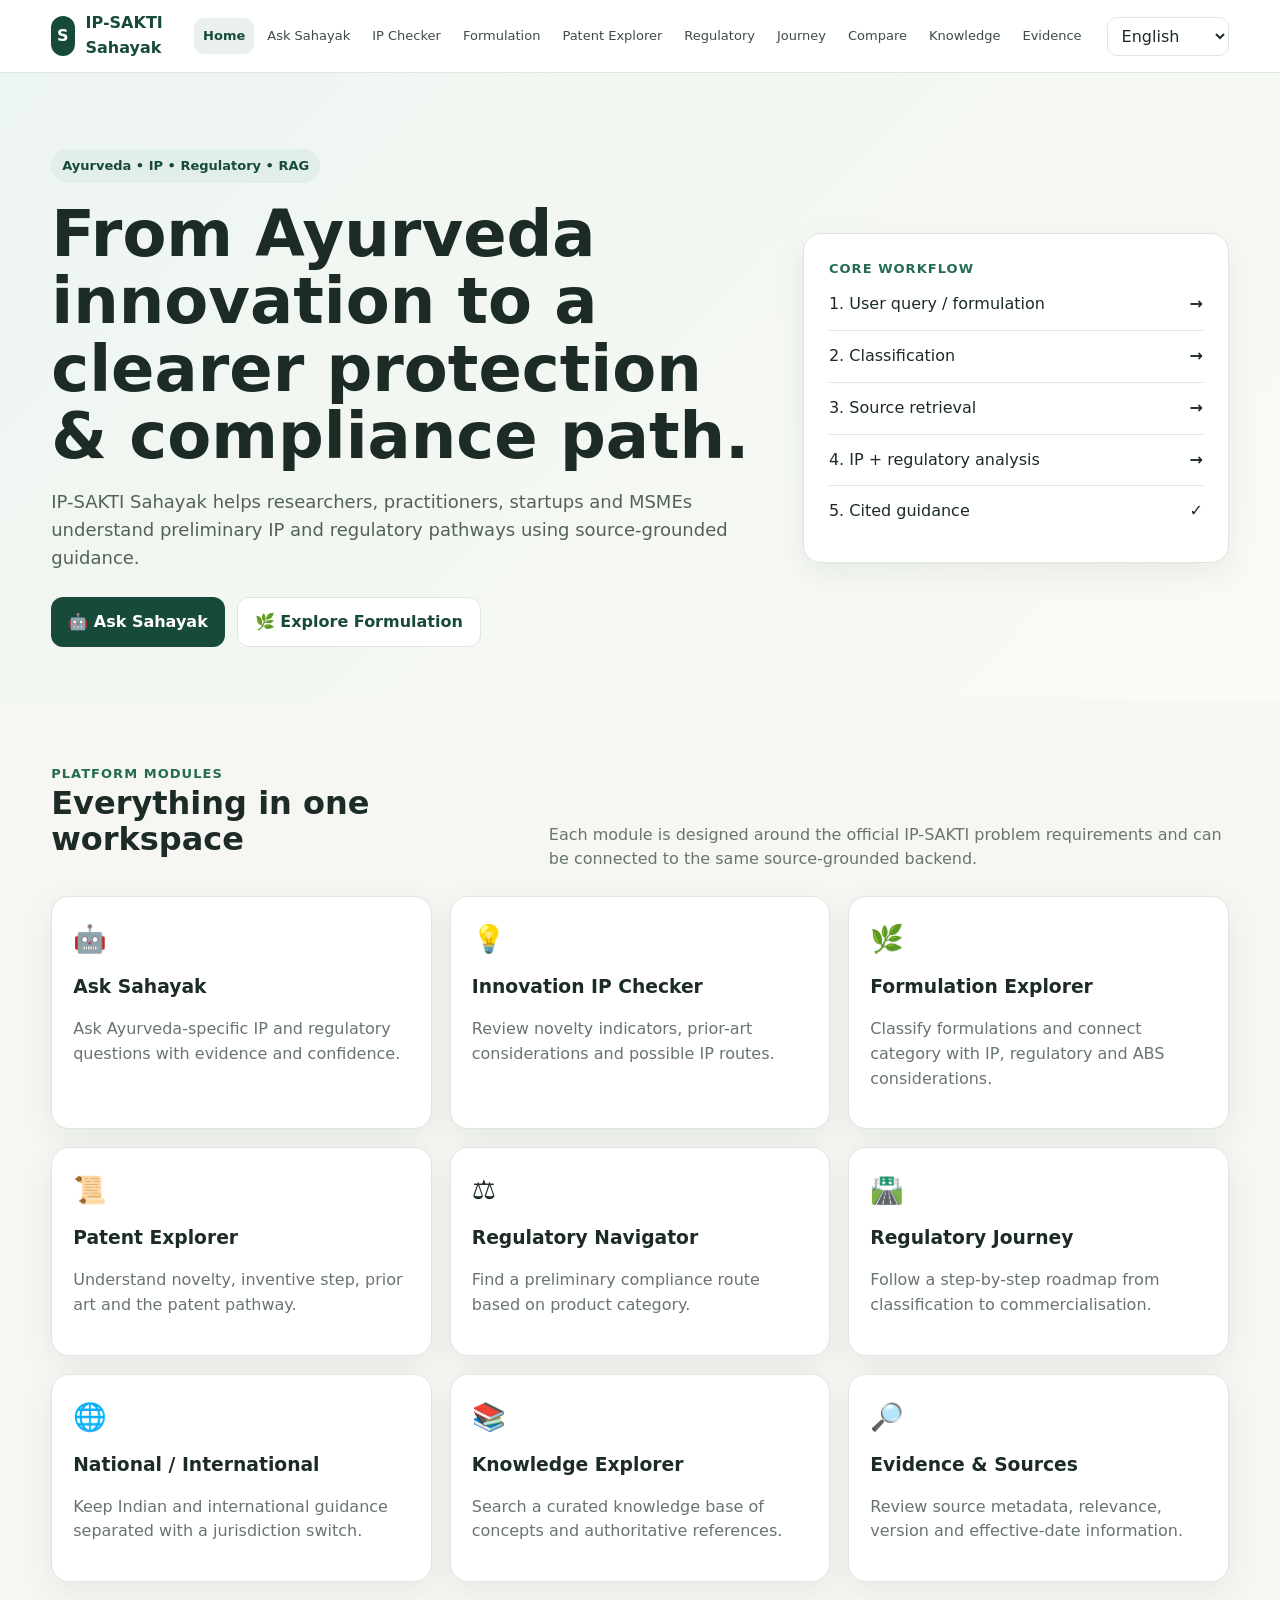
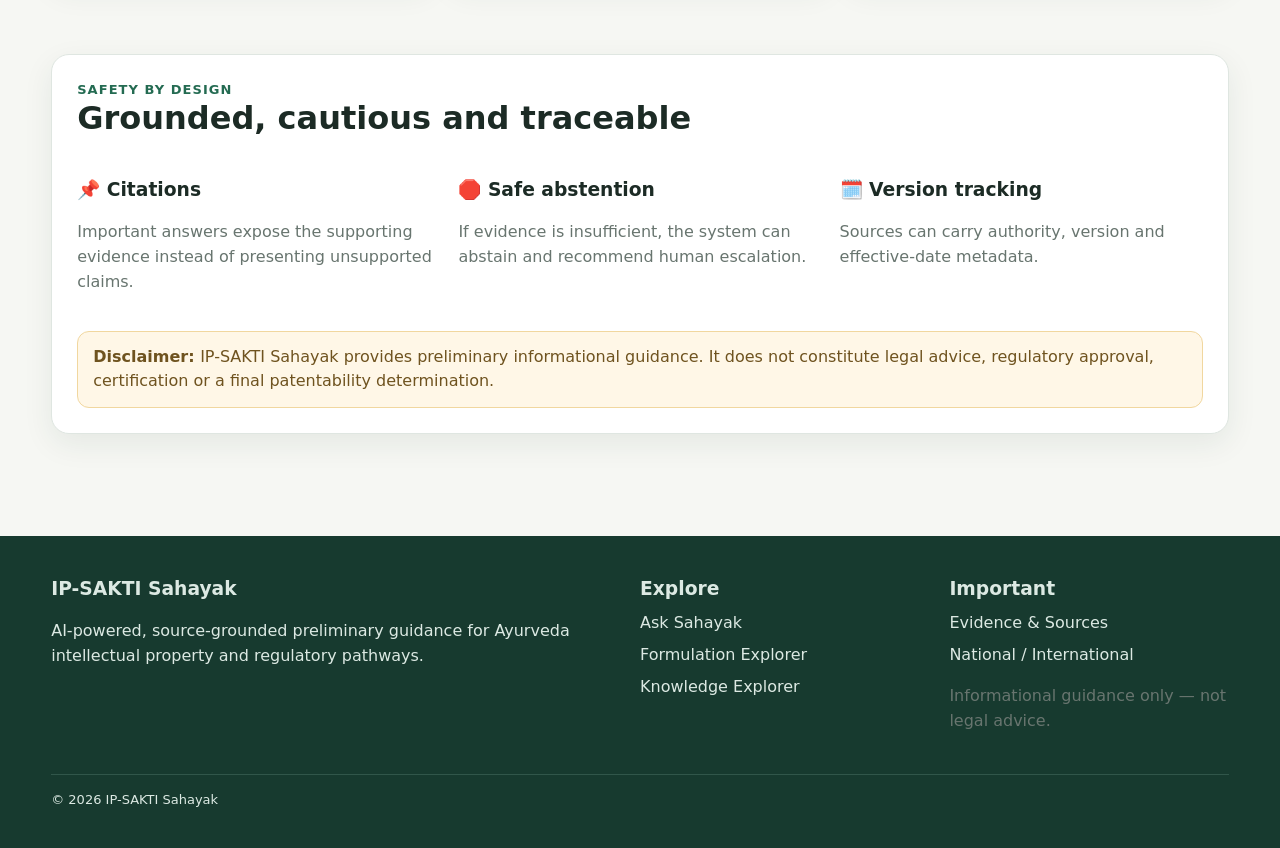
<file: index.html>
<!DOCTYPE html>
<html lang="en">
 <head>
  <meta charset="utf-8"/>
  <meta content="width=device-width,initial-scale=1" name="viewport"/>
  <title>
   Home | IP-SAKTI Sahayak
  </title>
  <meta content="IP-SAKTI Sahayak — source-grounded AI guidance for Ayurveda IP and regulatory pathways." name="description"/>
  <link href="css/style.css" rel="stylesheet"/>
 </head>
 <body>
  <header class="navbar">
   <div class="container nav-inner">
    <a class="brand" href="index.html">
     <span class="brand-mark">
      S
     </span>
     <span>
      IP-SAKTI Sahayak
     </span>
    </a>
    <button class="mobile-toggle">
     ☰
    </button>
    <nav class="nav-links">
     <a class="active" href="index.html">
      Home
     </a>
     <a class="" href="ask-sahayak.html">
      Ask Sahayak
     </a>
     <a class="" href="ip-checker.html">
      IP Checker
     </a>
     <a class="" href="formulation.html">
      Formulation
     </a>
     <a class="" href="patent-explorer.html">
      Patent Explorer
     </a>
     <a class="" href="regulatory-navigator.html">
      Regulatory
     </a>
     <a class="" href="regulatory-journey.html">
      Journey
     </a>
     <a class="" href="comparison.html">
      Compare
     </a>
     <a class="" href="knowledge-explorer.html">
      Knowledge
     </a>
     <a class="" href="evidence.html">
      Evidence
     </a>
    </nav>
    <select aria-label="Language" class="lang-select" id="language">
     <option>
      English
     </option>
     <option>
      हिन्दी
     </option>
    </select>
   </div>
  </header>
  <main>
   <section class="hero">
    <div class="container hero-grid">
     <div>
      <span class="badge">
       Ayurveda • IP • Regulatory • RAG
      </span>
      <h1>
       From Ayurveda innovation to a clearer protection &amp; compliance path.
      </h1>
      <p class="lead">
       IP-SAKTI Sahayak helps researchers, practitioners, startups and MSMEs understand preliminary IP and regulatory pathways using source-grounded guidance.
      </p>
      <div class="hero-actions">
       <a class="btn" href="ask-sahayak.html">
        🤖 Ask Sahayak
       </a>
       <a class="btn secondary" href="formulation.html">
        🌿 Explore Formulation
       </a>
      </div>
     </div>
     <div class="hero-card">
      <div class="kicker">
       Core workflow
      </div>
      <div class="mini-row">
       <span>
        1. User query / formulation
       </span>
       <b>
        →
       </b>
      </div>
      <div class="mini-row">
       <span>
        2. Classification
       </span>
       <b>
        →
       </b>
      </div>
      <div class="mini-row">
       <span>
        3. Source retrieval
       </span>
       <b>
        →
       </b>
      </div>
      <div class="mini-row">
       <span>
        4. IP + regulatory analysis
       </span>
       <b>
        →
       </b>
      </div>
      <div class="mini-row">
       <span>
        5. Cited guidance
       </span>
       <b>
        ✓
       </b>
      </div>
     </div>
    </div>
   </section>
   <section class="section">
    <div class="container">
     <div class="section-head">
      <div>
       <div class="kicker">
        Platform modules
       </div>
       <h2>
        Everything in one workspace
       </h2>
      </div>
      <p>
       Each module is designed around the official IP-SAKTI problem requirements and can be connected to the same source-grounded backend.
      </p>
     </div>
     <div class="grid grid-3">
      <a class="card module-card" href="ask-sahayak.html">
       <div class="icon">
        🤖
       </div>
       <h3>
        Ask Sahayak
       </h3>
       <p class="muted">
        Ask Ayurveda-specific IP and regulatory questions with evidence and confidence.
       </p>
      </a>
      <a class="card module-card" href="ip-checker.html">
       <div class="icon">
        💡
       </div>
       <h3>
        Innovation IP Checker
       </h3>
       <p class="muted">
        Review novelty indicators, prior-art considerations and possible IP routes.
       </p>
      </a>
      <a class="card module-card" href="formulation.html">
       <div class="icon">
        🌿
       </div>
       <h3>
        Formulation Explorer
       </h3>
       <p class="muted">
        Classify formulations and connect category with IP, regulatory and ABS considerations.
       </p>
      </a>
      <a class="card module-card" href="patent-explorer.html">
       <div class="icon">
        📜
       </div>
       <h3>
        Patent Explorer
       </h3>
       <p class="muted">
        Understand novelty, inventive step, prior art and the patent pathway.
       </p>
      </a>
      <a class="card module-card" href="regulatory-navigator.html">
       <div class="icon">
        ⚖️
       </div>
       <h3>
        Regulatory Navigator
       </h3>
       <p class="muted">
        Find a preliminary compliance route based on product category.
       </p>
      </a>
      <a class="card module-card" href="regulatory-journey.html">
       <div class="icon">
        🛣️
       </div>
       <h3>
        Regulatory Journey
       </h3>
       <p class="muted">
        Follow a step-by-step roadmap from classification to commercialisation.
       </p>
      </a>
      <a class="card module-card" href="comparison.html">
       <div class="icon">
        🌐
       </div>
       <h3>
        National / International
       </h3>
       <p class="muted">
        Keep Indian and international guidance separated with a jurisdiction switch.
       </p>
      </a>
      <a class="card module-card" href="knowledge-explorer.html">
       <div class="icon">
        📚
       </div>
       <h3>
        Knowledge Explorer
       </h3>
       <p class="muted">
        Search a curated knowledge base of concepts and authoritative references.
       </p>
      </a>
      <a class="card module-card" href="evidence.html">
       <div class="icon">
        🔎
       </div>
       <h3>
        Evidence &amp; Sources
       </h3>
       <p class="muted">
        Review source metadata, relevance, version and effective-date information.
       </p>
      </a>
     </div>
    </div>
   </section>
   <section class="section" style="padding-top:10px">
    <div class="container">
     <div class="card form-card">
      <div class="section-head">
       <div>
        <div class="kicker">
         Safety by design
        </div>
        <h2>
         Grounded, cautious and traceable
        </h2>
       </div>
      </div>
      <div class="grid grid-3">
       <div>
        <h3>
         📌 Citations
        </h3>
        <p class="muted">
         Important answers expose the supporting evidence instead of presenting unsupported claims.
        </p>
       </div>
       <div>
        <h3>
         🛑 Safe abstention
        </h3>
        <p class="muted">
         If evidence is insufficient, the system can abstain and recommend human escalation.
        </p>
       </div>
       <div>
        <h3>
         🗓️ Version tracking
        </h3>
        <p class="muted">
         Sources can carry authority, version and effective-date metadata.
        </p>
       </div>
      </div>
      <div class="notice" style="margin-top:20px">
       <b>
        Disclaimer:
       </b>
       IP-SAKTI Sahayak provides preliminary informational guidance. It does not constitute legal advice, regulatory approval, certification or a final patentability determination.
      </div>
     </div>
    </div>
   </section>
  </main>
  <footer>
   <div class="container footer-grid">
    <div>
     <h3>
      IP-SAKTI Sahayak
     </h3>
     <p>
      AI-powered, source-grounded preliminary guidance for Ayurveda intellectual property and regulatory pathways.
     </p>
    </div>
    <div>
     <h3>
      Explore
     </h3>
     <a href="ask-sahayak.html">
      Ask Sahayak
     </a>
     <a href="formulation.html">
      Formulation Explorer
     </a>
     <a href="knowledge-explorer.html">
      Knowledge Explorer
     </a>
    </div>
    <div>
     <h3>
      Important
     </h3>
     <a href="evidence.html">
      Evidence &amp; Sources
     </a>
     <a href="comparison.html">
      National / International
     </a>
     <p class="muted">
      Informational guidance only — not legal advice.
     </p>
    </div>
   </div>
   <div class="container" style="margin-top:25px;border-top:1px solid #31564a;padding-top:15px;font-size:13px">
    ©
    <span id="year">
    </span>
    IP-SAKTI Sahayak
   </div>
  </footer>
  <script src="js/main.js">
  </script>
 </body>
</html>
</file>
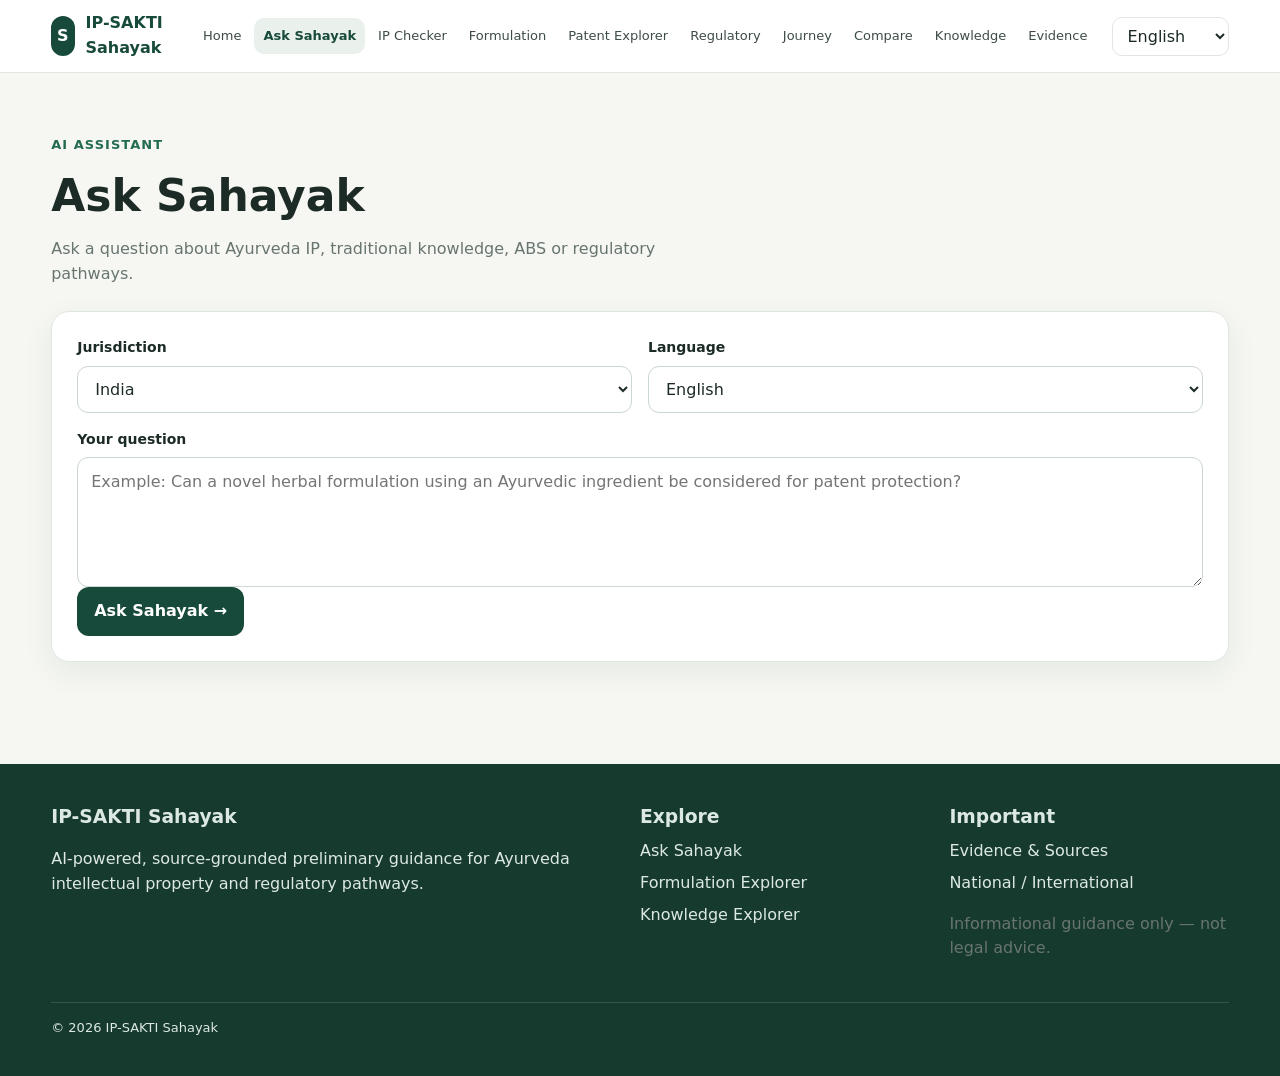
<file: ask-sahayak.html>
<!DOCTYPE html>
<html lang="en">
 <head>
  <meta charset="utf-8"/>
  <meta content="width=device-width,initial-scale=1" name="viewport"/>
  <title>
   Ask Sahayak | IP-SAKTI Sahayak
  </title>
  <meta content="IP-SAKTI Sahayak — source-grounded AI guidance for Ayurveda IP and regulatory pathways." name="description"/>
  <link href="css/style.css" rel="stylesheet"/>
 </head>
 <body>
  <header class="navbar">
   <div class="container nav-inner">
    <a class="brand" href="index.html">
     <span class="brand-mark">
      S
     </span>
     <span>
      IP-SAKTI Sahayak
     </span>
    </a>
    <button class="mobile-toggle">
     ☰
    </button>
    <nav class="nav-links">
     <a class="" href="index.html">
      Home
     </a>
     <a class="active" href="ask-sahayak.html">
      Ask Sahayak
     </a>
     <a class="" href="ip-checker.html">
      IP Checker
     </a>
     <a class="" href="formulation.html">
      Formulation
     </a>
     <a class="" href="patent-explorer.html">
      Patent Explorer
     </a>
     <a class="" href="regulatory-navigator.html">
      Regulatory
     </a>
     <a class="" href="regulatory-journey.html">
      Journey
     </a>
     <a class="" href="comparison.html">
      Compare
     </a>
     <a class="" href="knowledge-explorer.html">
      Knowledge
     </a>
     <a class="" href="evidence.html">
      Evidence
     </a>
    </nav>
    <select aria-label="Language" class="lang-select" id="language">
     <option>
      English
     </option>
     <option>
      हिन्दी
     </option>
    </select>
   </div>
  </header>
  <main class="section">
   <div class="container">
    <div class="section-head">
     <div>
      <div class="kicker">
       AI assistant
      </div>
      <h1 style="font-size:44px">
       Ask Sahayak
      </h1>
      <p>
       Ask a question about Ayurveda IP, traditional knowledge, ABS or regulatory pathways.
      </p>
     </div>
    </div>
    <div class="card form-card">
     <div class="form-grid">
      <div class="field">
       <label>
        Jurisdiction
       </label>
       <select id="askJurisdiction">
        <option>
         India
        </option>
        <option>
         International
        </option>
        <option>
         USA
        </option>
        <option>
         European Union
        </option>
        <option>
         WIPO / International
        </option>
       </select>
      </div>
      <div class="field">
       <label>
        Language
       </label>
       <select id="askLanguage">
        <option>
         English
        </option>
        <option>
         Hindi
        </option>
       </select>
      </div>
      <div class="field full">
       <label>
        Your question
       </label>
       <textarea id="askQuestion" placeholder="Example: Can a novel herbal formulation using an Ayurvedic ingredient be considered for patent protection?"></textarea>
      </div>
     </div>
     <button class="btn" id="askBtn">
      Ask Sahayak →
     </button>
     <div class="result card" id="askResult">
     </div>
    </div>
   </div>
  </main>
  <script>
   document.addEventListener("DOMContentLoaded",()=>{
 const btn=document.getElementById("askBtn"), result=document.getElementById("askResult");
 btn.onclick=async()=>{
   const q=document.getElementById("askQuestion").value.trim();
   if(!q){result.classList.add("show");result.innerHTML='<div class="notice">Please enter a question.</div>';return;}
   result.classList.add("show");result.innerHTML='<div class="loading"><span class="dot"></span> Retrieving evidence and preparing guidance…</div>';
   try{
    const d=await apiPost("/ask",{question:q,jurisdiction:document.getElementById("askJurisdiction").value,language:document.getElementById("askLanguage").value});
    result.innerHTML=`<div class="result-header"><h2>Guidance</h2><span class="pill">${escapeHtml(d.confidence)} confidence</span></div>
    <p class="answer">${escapeHtml(d.answer)}</p>
    <div style="margin-top:18px"><h3>Recommended next steps</h3><ol>${d.next_steps.map(x=>`<li>${escapeHtml(x)}</li>`).join("")}</ol></div>
    ${sourcesHtml(d.sources)}
    <div class="notice" style="margin-top:20px"><b>Safety note:</b> ${escapeHtml(d.disclaimer)}</div>`;
   }catch(e){result.innerHTML='<div class="notice">'+escapeHtml(e.message)+'<br>Start the FastAPI backend using the included instructions.</div>';}
 };
});
  </script>
  <footer>
   <div class="container footer-grid">
    <div>
     <h3>
      IP-SAKTI Sahayak
     </h3>
     <p>
      AI-powered, source-grounded preliminary guidance for Ayurveda intellectual property and regulatory pathways.
     </p>
    </div>
    <div>
     <h3>
      Explore
     </h3>
     <a href="ask-sahayak.html">
      Ask Sahayak
     </a>
     <a href="formulation.html">
      Formulation Explorer
     </a>
     <a href="knowledge-explorer.html">
      Knowledge Explorer
     </a>
    </div>
    <div>
     <h3>
      Important
     </h3>
     <a href="evidence.html">
      Evidence &amp; Sources
     </a>
     <a href="comparison.html">
      National / International
     </a>
     <p class="muted">
      Informational guidance only — not legal advice.
     </p>
    </div>
   </div>
   <div class="container" style="margin-top:25px;border-top:1px solid #31564a;padding-top:15px;font-size:13px">
    ©
    <span id="year">
    </span>
    IP-SAKTI Sahayak
   </div>
  </footer>
  <script src="js/main.js">
  </script>
 </body>
</html>
</file>
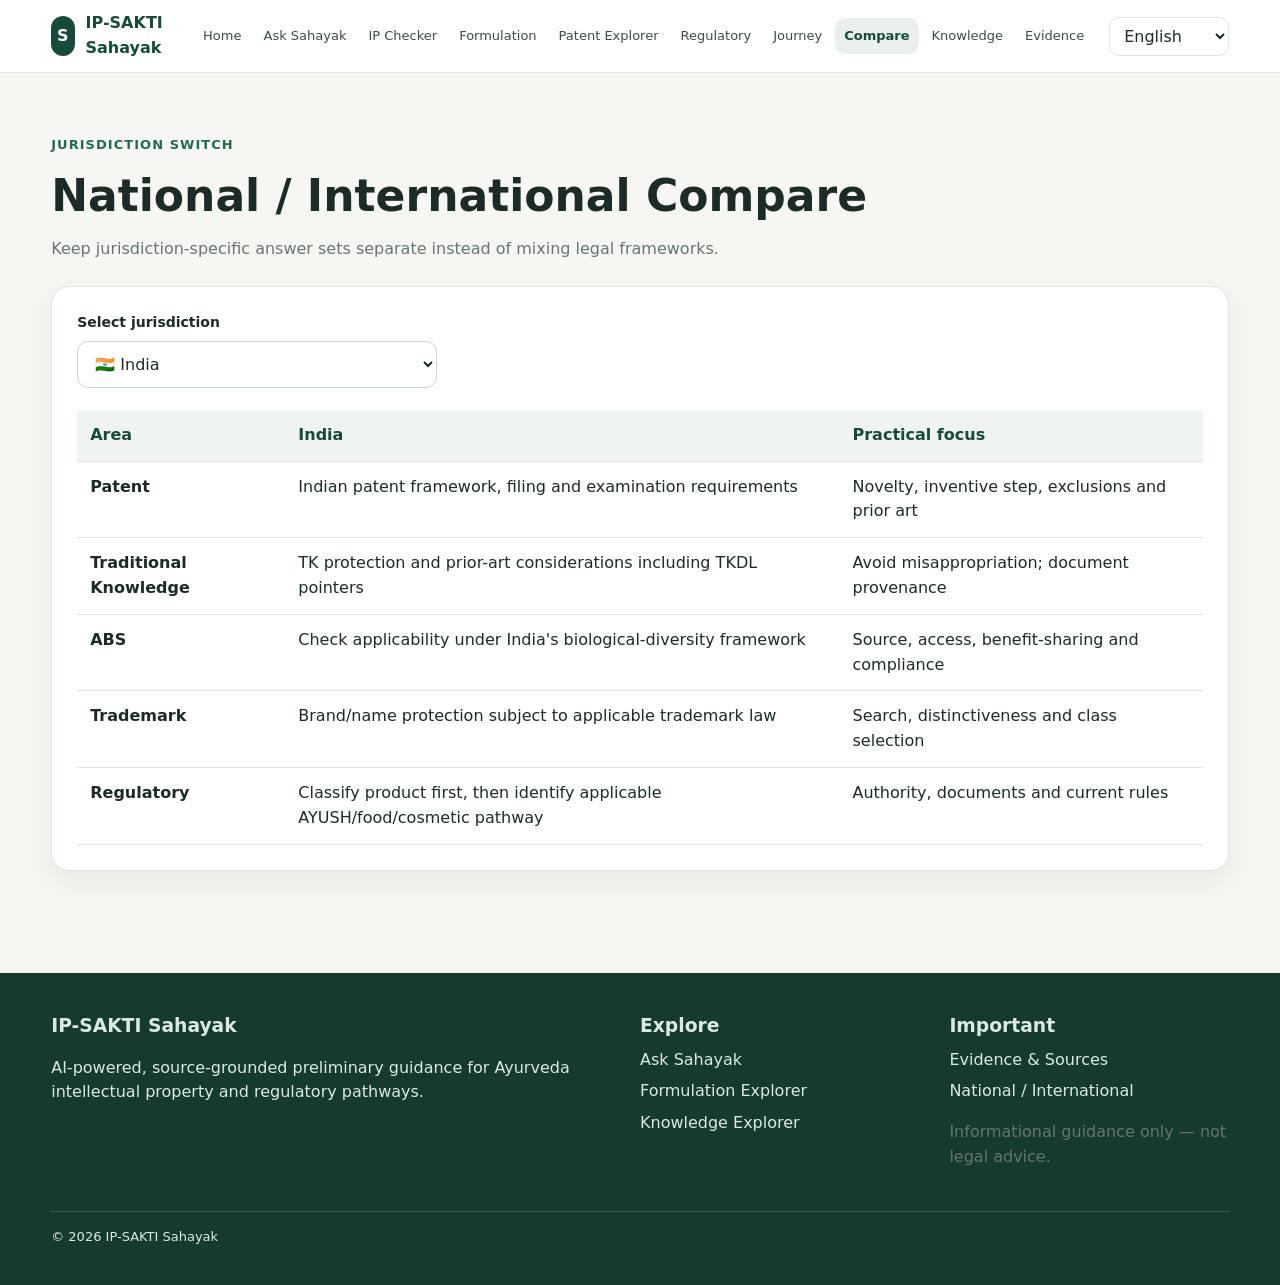
<file: comparison.html>
<!DOCTYPE html>
<html lang="en">
 <head>
  <meta charset="utf-8"/>
  <meta content="width=device-width,initial-scale=1" name="viewport"/>
  <title>
   National / International Compare | IP-SAKTI Sahayak
  </title>
  <meta content="IP-SAKTI Sahayak — source-grounded AI guidance for Ayurveda IP and regulatory pathways." name="description"/>
  <link href="css/style.css" rel="stylesheet"/>
 </head>
 <body>
  <header class="navbar">
   <div class="container nav-inner">
    <a class="brand" href="index.html">
     <span class="brand-mark">
      S
     </span>
     <span>
      IP-SAKTI Sahayak
     </span>
    </a>
    <button class="mobile-toggle">
     ☰
    </button>
    <nav class="nav-links">
     <a class="" href="index.html">
      Home
     </a>
     <a class="" href="ask-sahayak.html">
      Ask Sahayak
     </a>
     <a class="" href="ip-checker.html">
      IP Checker
     </a>
     <a class="" href="formulation.html">
      Formulation
     </a>
     <a class="" href="patent-explorer.html">
      Patent Explorer
     </a>
     <a class="" href="regulatory-navigator.html">
      Regulatory
     </a>
     <a class="" href="regulatory-journey.html">
      Journey
     </a>
     <a class="active" href="comparison.html">
      Compare
     </a>
     <a class="" href="knowledge-explorer.html">
      Knowledge
     </a>
     <a class="" href="evidence.html">
      Evidence
     </a>
    </nav>
    <select aria-label="Language" class="lang-select" id="language">
     <option>
      English
     </option>
     <option>
      हिन्दी
     </option>
    </select>
   </div>
  </header>
  <main class="section">
   <div class="container">
    <div class="section-head">
     <div>
      <div class="kicker">
       Jurisdiction switch
      </div>
      <h1 style="font-size:44px">
       National / International Compare
      </h1>
      <p>
       Keep jurisdiction-specific answer sets separate instead of mixing legal frameworks.
      </p>
     </div>
    </div>
    <div class="card form-card">
     <div class="field" style="max-width:360px">
      <label>
       Select jurisdiction
      </label>
      <select id="cJurisdiction">
       <option value="India">
        🇮🇳 India
       </option>
       <option value="International">
        🌎 International / WIPO
       </option>
      </select>
     </div>
     <div class="compare" style="margin-top:22px">
      <table>
       <thead>
        <tr>
         <th>
          Area
         </th>
         <th id="cHead">
          India
         </th>
         <th>
          Practical focus
         </th>
        </tr>
       </thead>
       <tbody id="cBody">
       </tbody>
      </table>
     </div>
    </div>
   </div>
  </main>
  <script>
   const comparisonData={
 India:[
  ["Patent","Indian patent framework, filing and examination requirements","Novelty, inventive step, exclusions and prior art"],
  ["Traditional Knowledge","TK protection and prior-art considerations including TKDL pointers","Avoid misappropriation; document provenance"],
  ["ABS","Check applicability under India's biological-diversity framework","Source, access, benefit-sharing and compliance"],
  ["Trademark","Brand/name protection subject to applicable trademark law","Search, distinctiveness and class selection"],
  ["Regulatory","Classify product first, then identify applicable AYUSH/food/cosmetic pathway","Authority, documents and current rules"]
 ],
 International:[
  ["Patent","Jurisdiction-specific patent laws; PCT can facilitate multi-country filing strategy","Choose target markets and manage priority/timing"],
  ["Traditional Knowledge","International frameworks and national laws vary","Check WIPO/CBD-related developments and local rules"],
  ["ABS","CBD/Nagoya-related obligations may apply depending on source and jurisdiction","Trace biological-resource origin and obligations"],
  ["Trademark","National/regional systems; Madrid System may assist international filing","Select territories and goods/services"],
  ["Regulatory","No single worldwide regulatory approval","Evaluate each target jurisdiction separately"]
 ]
};
function renderCompare(){
 const j=document.getElementById("cJurisdiction").value; document.getElementById("cHead").textContent=j;
 document.getElementById("cBody").innerHTML=comparisonData[j].map(r=>`<tr><td><b>${r[0]}</b></td><td>${r[1]}</td><td>${r[2]}</td></tr>`).join("");
}
document.addEventListener("DOMContentLoaded",()=>{renderCompare();cJurisdiction.onchange=renderCompare;});
  </script>
  <footer>
   <div class="container footer-grid">
    <div>
     <h3>
      IP-SAKTI Sahayak
     </h3>
     <p>
      AI-powered, source-grounded preliminary guidance for Ayurveda intellectual property and regulatory pathways.
     </p>
    </div>
    <div>
     <h3>
      Explore
     </h3>
     <a href="ask-sahayak.html">
      Ask Sahayak
     </a>
     <a href="formulation.html">
      Formulation Explorer
     </a>
     <a href="knowledge-explorer.html">
      Knowledge Explorer
     </a>
    </div>
    <div>
     <h3>
      Important
     </h3>
     <a href="evidence.html">
      Evidence &amp; Sources
     </a>
     <a href="comparison.html">
      National / International
     </a>
     <p class="muted">
      Informational guidance only — not legal advice.
     </p>
    </div>
   </div>
   <div class="container" style="margin-top:25px;border-top:1px solid #31564a;padding-top:15px;font-size:13px">
    ©
    <span id="year">
    </span>
    IP-SAKTI Sahayak
   </div>
  </footer>
  <script src="js/main.js">
  </script>
 </body>
</html>
</file>
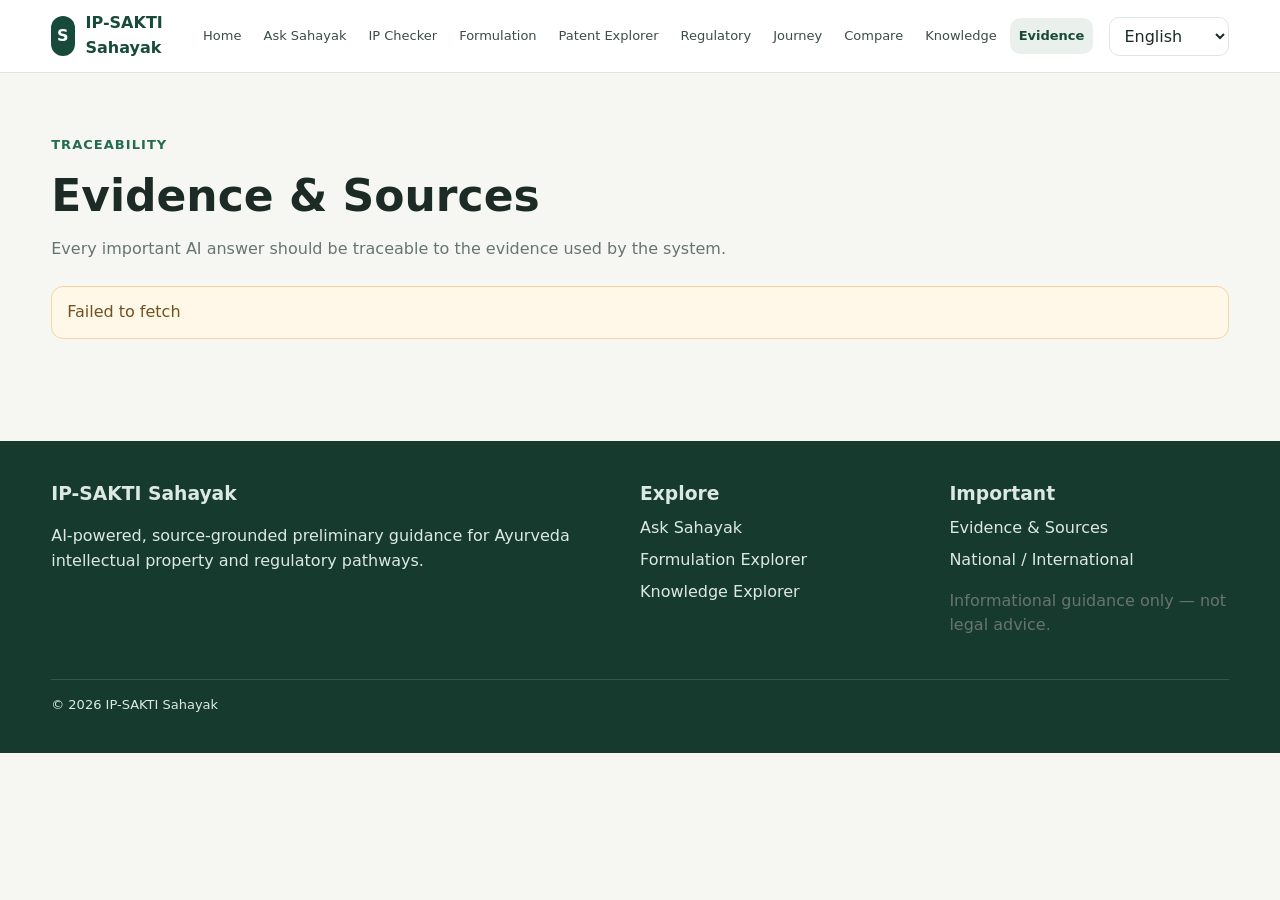
<file: evidence.html>
<!DOCTYPE html>
<html lang="en">

<head>
  <meta charset="utf-8">
  <meta name="viewport" content="width=device-width, initial-scale=1">

  <title>Evidence & Sources | IP-SAKTI Sahayak</title>

  <meta
    name="description"
    content="IP-SAKTI Sahayak — source-grounded AI guidance for Ayurveda IP and regulatory pathways."
  >

  <link rel="stylesheet" href="css/style.css">
</head>

<body>

  <!-- ================= NAVBAR ================= -->

  <header class="navbar">

    <div class="container nav-inner">

      <a class="brand" href="index.html">

        <span class="brand-mark">
          S
        </span>

        <span>
          IP-SAKTI Sahayak
        </span>

      </a>

      <button class="mobile-toggle" type="button">
        ☰
      </button>

      <nav class="nav-links">

        <a href="index.html">
          Home
        </a>

        <a href="ask-sahayak.html">
          Ask Sahayak
        </a>

        <a href="ip-checker.html">
          IP Checker
        </a>

        <a href="formulation.html">
          Formulation
        </a>

        <a href="patent-explorer.html">
          Patent Explorer
        </a>

        <a href="regulatory-navigator.html">
          Regulatory
        </a>

        <a href="regulatory-journey.html">
          Journey
        </a>

        <a href="comparison.html">
          Compare
        </a>

        <a href="knowledge-explorer.html">
          Knowledge
        </a>

        <a class="active" href="evidence.html">
          Evidence
        </a>

      </nav>

      <!-- LANGUAGE -->

      <select
        aria-label="Language"
        class="lang-select"
        id="language"
      >

        <option value="English">
          English
        </option>

        <option value="हिन्दी">
          हिन्दी
        </option>

      </select>

    </div>

  </header>


  <!-- ================= MAIN START ================= -->

  <main class="section">

    <div class="container">
     <!-- ================= PAGE HEADER ================= -->

      <div class="section-head">

        <div>

          <div class="kicker">
            Traceability
          </div>

          <h1 style="font-size:44px">
            Evidence & Sources
          </h1>

          <p>
            Every important AI answer should be traceable to the
            evidence used by the system.
          </p>

        </div>

      </div>


      <!-- ================= SOURCES CONTAINER ================= -->

      <div
        class="grid"
        id="evidence"
      >

        <!-- Sources will be loaded from backend -->

        <div class="notice">
          Loading official sources...
        </div>

      </div>

    </div>

  </main>
  <!-- ================= MAIN JAVASCRIPT ================= -->

  <script src="js/main.js"></script>

  <script>

    document.addEventListener("DOMContentLoaded", async () => {

      const el = document.getElementById("evidence");

      try {

        /* ================= GET SOURCES ================= */

        const d = await apiGet("/sources");

        /* ================= SAFE ARRAY ================= */

        const sources = Array.isArray(d.sources)
          ? d.sources
          : [];

        /* ================= NO SOURCES ================= */

        if (!sources.length) {

          el.innerHTML = `
            <div class="notice">
              No official sources available.
            </div>
          `;

          return;
        }


        /* ================= DISPLAY SOURCES ================= */

        el.innerHTML = sources.map((s, index) => {

          const url = safeSourceUrl(s.url);

          return `

            <div class="card">

              <!-- SOURCE HEADER -->

              <div class="result-header">

                <h3>
                  ${escapeHtml(
                    s.title || `Official Source ${index + 1}`
                  )}
                </h3>

                <span class="pill">
                  ${escapeHtml(
                    s.jurisdiction || "India"
                  )}
                </span>

              </div>


              <!-- DESCRIPTION -->

              <p class="muted">

                ${escapeHtml(
                  s.description ||
                  s.relevance ||
                  "Official evidence source used by IP-SAKTI Sahayak."
                )}

              </p>


              <!-- SOURCE DETAILS -->

              <div class="grid grid-3">

                <div>

                  <b>
                    Authority
                  </b>

                  <br>

                  ${escapeHtml(
                    s.authority || "Not specified"
                  )}

                </div>


                <div>

                  <b>
                    Version
                  </b>

                  <br>

                  ${escapeHtml(
                    s.version || "Not specified"
                  )}

                </div>


                <div>

                  <b>
                    Effective date
                  </b>

                  <br>

                  ${escapeHtml(
                    s.effective_date ||
                    s.date ||
                    "Not specified"
                  )}

                </div>

              </div>


              <!-- OFFICIAL SOURCE LINK -->

              ${
                url
                  ? `

                    <a
                      class="source-link"
                      href="${escapeHtml(url)}"
                      target="_blank"
                      rel="noopener noreferrer"
                    >
                      🔗 Open real official source
                    </a>

                    <small class="muted source-url">

                      ${escapeHtml(url)}

                    </small>

                  `
                  : `

                    <small class="muted">

                      Official link not available
                      in this record.

                    </small>

                  `
              }

            </div>

          `;

        }).join("");


        /* ================= HINDI SUPPORT ================= */

        if (typeof translateDynamicContent === "function") {

          translateDynamicContent();

        }


      } catch (error) {

        /* ================= ERROR HANDLING ================= */

        el.innerHTML = `

          <div class="notice">

            ${escapeHtml(
              error.message ||
              "Unable to load official sources."
            )}

          </div>

        `;

      }

    });

  </script>
  <!-- ================= FOOTER ================= -->

  <footer>

    <div class="container footer-grid">

      <!-- ABOUT -->

      <div>

        <h3>
          IP-SAKTI Sahayak
        </h3>

        <p>
          AI-powered, source-grounded preliminary guidance
          for Ayurveda intellectual property and regulatory pathways.
        </p>

      </div>


      <!-- EXPLORE -->

      <div>

        <h3>
          Explore
        </h3>

        <a href="ask-sahayak.html">
          Ask Sahayak
        </a>

        <a href="formulation.html">
          Formulation Explorer
        </a>

        <a href="knowledge-explorer.html">
          Knowledge Explorer
        </a>

      </div>


      <!-- IMPORTANT -->

      <div>

        <h3>
          Important
        </h3>

        <a href="evidence.html">
          Evidence & Sources
        </a>

        <a href="comparison.html">
          National / International
        </a>

        <p class="muted">
          Informational guidance only — not legal advice.
        </p>

      </div>

    </div>


    <!-- COPYRIGHT -->

    <div
      class="container"
      style="
        margin-top:25px;
        border-top:1px solid #31564a;
        padding-top:15px;
        font-size:13px;
      "
    >

      ©
      <span id="year"></span>
      IP-SAKTI Sahayak

    </div>

  </footer>


</body>

</html>
</file>
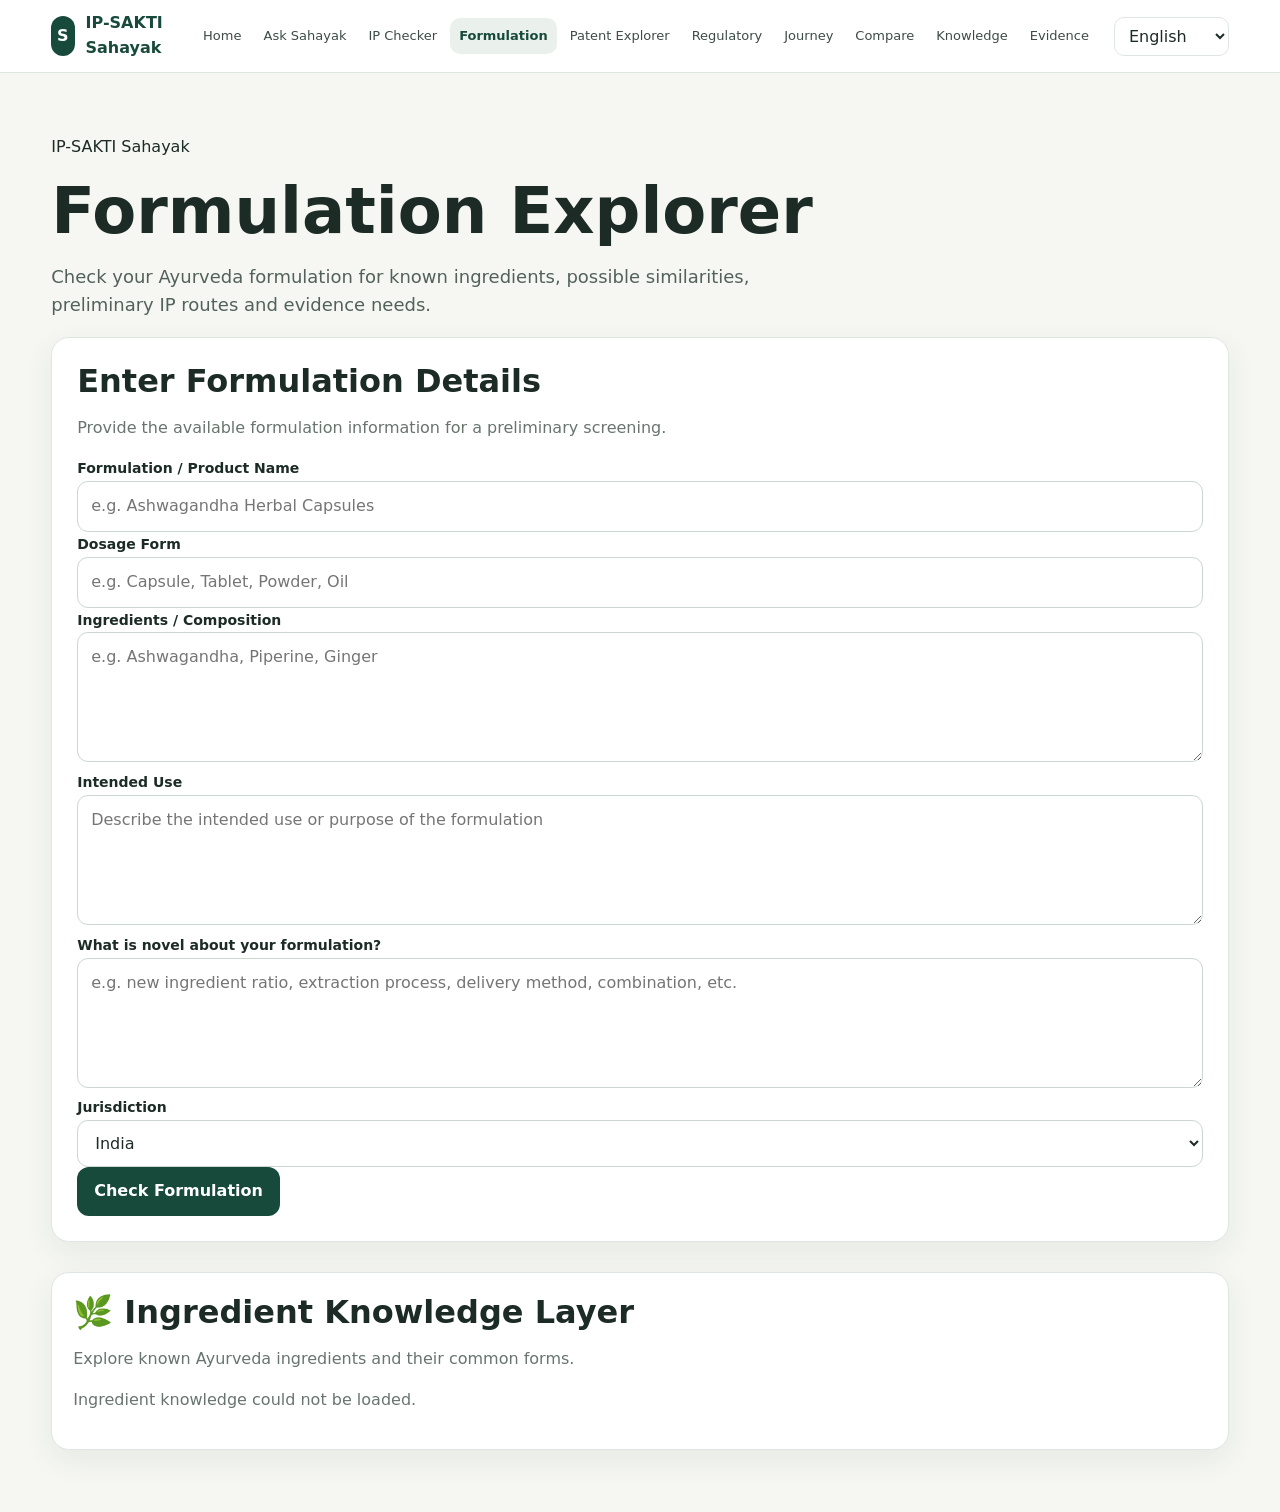
<file: formulation.html>
<!DOCTYPE html>
<html lang="en">

<head>

  <meta charset="utf-8">

  <meta
    name="viewport"
    content="width=device-width,initial-scale=1"
  >

  <title>
    Formulation Explorer | IP-SAKTI Sahayak
  </title>

  <meta
    name="description"
    content="IP-SAKTI Sahayak — source-grounded AI guidance for Ayurveda IP and regulatory pathways."
  >

  <link
    href="css/style.css"
    rel="stylesheet"
  >

</head>


<body>

  <!-- =========================
       NAVBAR
       ========================= -->

  <header class="navbar">

    <div class="container nav-inner">

      <a
        class="brand"
        href="index.html"
      >

        <span class="brand-mark">
          S
        </span>

        <span>
          IP-SAKTI Sahayak
        </span>

      </a>


      <button
        class="mobile-toggle"
        type="button"
      >
        ☰
      </button>


      <nav class="nav-links">

        <a href="index.html">
          Home
        </a>

        <a href="ask-sahayak.html">
          Ask Sahayak
        </a>

        <a href="ip-checker.html">
          IP Checker
        </a>

        <a
          class="active"
          href="formulation.html"
        >
          Formulation
        </a>

        <a href="patent-explorer.html">
          Patent Explorer
        </a>

        <a href="regulatory-navigator.html">
          Regulatory
        </a>

        <a href="regulatory-journey.html">
          Journey
        </a>

        <a href="comparison.html">
          Compare
        </a>

        <a href="knowledge-explorer.html">
          Knowledge
        </a>

        <a href="evidence.html">
          Evidence
        </a>

      </nav>


      <select
        class="lang-select"
        id="language"
        aria-label="Language"
      >

        <option value="English">
          English
        </option>

        <option value="Hindi">
          हिन्दी
        </option>

      </select>

    </div>

  </header>


  <!-- =========================
       MAIN CONTENT START
       ========================= -->

  <main class="section">

    <div class="container">
      <!-- PAGE HEADER -->
      <div class="page-header">
        <span class="eyebrow">IP-SAKTI Sahayak</span>

        <h1>Formulation Explorer</h1>

        <p class="lead">
          Check your Ayurveda formulation for known ingredients,
          possible similarities, preliminary IP routes and evidence needs.
        </p>
      </div>


      <!-- FORMULATION FORM -->
      <div class="card form-card">

        <div class="card-header">
          <h2>Enter Formulation Details</h2>

          <p class="muted">
            Provide the available formulation information for a
            preliminary screening.
          </p>
        </div>


        <!-- FORMULATION NAME -->
        <div class="form-group">
          <label for="fName">
            Formulation / Product Name
          </label>

          <input
            id="fName"
            type="text"
            placeholder="e.g. Ashwagandha Herbal Capsules"
          />
        </div>


        <!-- DOSAGE FORM -->
        <div class="form-group">
          <label for="fDose">
            Dosage Form
          </label>

          <input
            id="fDose"
            type="text"
            placeholder="e.g. Capsule, Tablet, Powder, Oil"
          />
        </div>


        <!-- INGREDIENTS -->
        <div class="form-group">
          <label for="fIngredients">
            Ingredients / Composition
          </label>

          <textarea
            id="fIngredients"
            rows="4"
            placeholder="e.g. Ashwagandha, Piperine, Ginger"
          ></textarea>

          <div
            id="ingredientSuggestions"
            class="ingredient-suggestions"
          ></div>

          <div
            id="ingredientChips"
            class="ingredient-chips"
          ></div>
        </div>


        <!-- INTENDED USE -->
        <div class="form-group">
          <label for="fUse">
            Intended Use
          </label>

          <textarea
            id="fUse"
            rows="3"
            placeholder="Describe the intended use or purpose of the formulation"
          ></textarea>
        </div>


        <!-- NOVELTY -->
        <div class="form-group">

          <label for="fNovel">
            What is novel about your formulation?
          </label>

          <textarea
            id="fNovel"
            rows="4"
            placeholder="e.g. new ingredient ratio, extraction process, delivery method, combination, etc."
          ></textarea>

        </div>


        <!-- JURISDICTION -->
        <div class="form-group">

          <label for="fJurisdiction">
            Jurisdiction
          </label>

          <select id="fJurisdiction">

            <option value="India">
              India
            </option>

            <option value="International">
              International
            </option>

          </select>

        </div>


        <!-- CHECK BUTTON -->
        <div class="form-actions">

          <button
            id="fBtn"
            class="btn btn-primary"
            type="button"
          >
            Check Formulation
          </button>

        </div>

      </div>


      <!-- RESULT AREA -->
      <div
        id="fResult"
        class="result-area"
      ></div>
      <!-- INGREDIENT KNOWLEDGE LAYER -->
      <div class="card" style="margin-top:30px;">

        <div class="card-header">
          <h2>🌿 Ingredient Knowledge Layer</h2>

          <p class="muted">
            Explore known Ayurveda ingredients and their common forms.
          </p>
        </div>

        <div id="ingredientKnowledge">

          <div class="muted">
            Loading ingredient knowledge...
          </div>

        </div>

      </div>


    </div>
  </main>


  <!-- COMMON JAVASCRIPT -->
  <script src="js/main.js"></script>

  <!-- FORMULATION PAGE JAVASCRIPT -->
  <script>
    // ================================
    // FORMULATION EXPLORER
    // ================================

    let ingredientCatalog = [];
    let selectedIngredients = [];


    // ---------- SAFE HELPERS ----------

    function safeArray(value) {
      return Array.isArray(value) ? value : [];
    }


    function safeText(value, fallback = "") {
      if (value === null || value === undefined) {
        return fallback;
      }

      return String(value);
    }


    function getIngredientName(item) {
      if (typeof item === "string") {
        return item;
      }

      if (!item || typeof item !== "object") {
        return "";
      }

      return (
        item.name ||
        item.ingredient ||
        item.title ||
        item.common_name ||
        ""
      );
    }


    // ---------- LOAD INGREDIENT KNOWLEDGE ----------

    async function loadIngredientKnowledge() {

      const container =
        document.getElementById("ingredientKnowledge");

      if (!container) return;

      try {

        const data = await apiGet("/ingredients");

        ingredientCatalog = safeArray(
          data.ingredients || data
        );

        if (!ingredientCatalog.length) {

          container.innerHTML = `
            <p class="muted">
              No ingredient knowledge records available.
            </p>
          `;

          return;
        }


        container.innerHTML = ingredientCatalog
          .slice(0, 12)
          .map(item => {

            const name =
              getIngredientName(item) || "Unknown ingredient";

            const description =
              item.description ||
              item.info ||
              item.common_forms ||
              "Knowledge record available.";

            return `
              <div class="source">

                <strong>
                  ${escapeHtml(name)}
                </strong>

                <div class="muted" style="margin-top:5px;">
                  ${escapeHtml(description)}
                </div>

              </div>
            `;

          })
          .join("");

      } catch (error) {

        container.innerHTML = `
          <p class="muted">
            Ingredient knowledge could not be loaded.
          </p>
        `;

        console.error(
          "Ingredient knowledge error:",
          error
        );
      }
    }


    // ---------- INGREDIENT SUGGESTIONS ----------

    function showIngredientSuggestions(value) {

      const box =
        document.getElementById("ingredientSuggestions");

      if (!box) return;

      const query =
        safeText(value).trim().toLowerCase();

      if (!query) {

        box.innerHTML = "";

        return;
      }


      const matches = ingredientCatalog
        .filter(item => {

          const name =
            getIngredientName(item)
              .toLowerCase();

          return name.includes(query);

        })
        .slice(0, 8);


      if (!matches.length) {

        box.innerHTML = "";

        return;
      }


      box.innerHTML = matches
        .map(item => {

          const name =
            getIngredientName(item);

          return `
            <button
              type="button"
              class="ingredient-suggestion"
              data-ingredient="${escapeHtml(name)}"
            >
              ${escapeHtml(name)}
            </button>
          `;

        })
        .join("");


      box
        .querySelectorAll(
          ".ingredient-suggestion"
        )
        .forEach(button => {

          button.addEventListener(
            "click",
            () => {

              addIngredient(
                button.dataset.ingredient
              );

            }
          );

        });
    }


    // ---------- ADD INGREDIENT ----------

    function addIngredient(name) {

      name =
        safeText(name).trim();

      if (!name) return;


      const exists =
        selectedIngredients.some(
          item =>
            item.toLowerCase() ===
            name.toLowerCase()
        );


      if (!exists) {

        selectedIngredients.push(name);

      }


      renderIngredientChips();


      const input =
        document.getElementById("fIngredients");

      if (input) {

        const existing =
          input.value
            .split(",")
            .map(x => x.trim())
            .filter(Boolean);


        const alreadyThere =
          existing.some(
            item =>
              item.toLowerCase() ===
              name.toLowerCase()
          );


        if (!alreadyThere) {

          existing.push(name);

        }


        input.value =
          existing.join(", ");

      }


      const suggestions =
        document.getElementById(
          "ingredientSuggestions"
        );

      if (suggestions) {

        suggestions.innerHTML = "";

      }
    }


    // ---------- REMOVE INGREDIENT ----------

    function removeIngredient(name) {

      selectedIngredients =
        selectedIngredients.filter(
          item =>
            item.toLowerCase() !==
            name.toLowerCase()
        );


      const input =
        document.getElementById("fIngredients");

      if (input) {

        input.value =
          selectedIngredients.join(", ");

      }


      renderIngredientChips();
    }


    // ---------- RENDER CHIPS ----------

    function renderIngredientChips() {

      const box =
        document.getElementById(
          "ingredientChips"
        );

      if (!box) return;


      box.innerHTML =
        selectedIngredients
          .map(name => {

            return `
              <span class="ingredient-chip">

                ${escapeHtml(name)}

                <button
                  type="button"
                  data-remove="${escapeHtml(name)}"
                  aria-label="Remove ingredient"
                >
                  ×
                </button>

              </span>
            `;

          })
          .join("");


      box
        .querySelectorAll(
          "[data-remove]"
        )
        .forEach(button => {

          button.addEventListener(
            "click",
            () => {

              removeIngredient(
                button.dataset.remove
              );

            }
          );

        });
    }


    // ---------- FORMULATION CHECK ----------

    async function checkFormulation() {

      const result =
        document.getElementById("fResult");

      const button =
        document.getElementById("fBtn");


      if (!result) return;


      const name =
        document.getElementById("fName")?.value
          .trim() || "";


      const dosage =
        document.getElementById("fDose")?.value
          .trim() || "";


      const ingredientsText =
        document.getElementById(
          "fIngredients"
        )?.value.trim() || "";


      const intendedUse =
        document.getElementById("fUse")?.value
          .trim() || "";


      const novelty =
        document.getElementById("fNovel")?.value
          .trim() || "";


      const jurisdiction =
        document.getElementById(
          "fJurisdiction"
        )?.value || "India";


      if (!name) {

        result.innerHTML = `
          <div class="notice">
            Please enter the formulation name.
          </div>
        `;

        result.classList.add("show");

        return;
      }


      if (!ingredientsText) {

        result.innerHTML = `
          <div class="notice">
            Please enter at least one ingredient.
          </div>
        `;

        result.classList.add("show");

        return;
      }


      if (button) {

        button.disabled = true;

        button.textContent =
          isHindi()
            ? "जाँच हो रही है..."
            : "Checking...";

      }


      result.innerHTML = `
        <div class="card">

          <h3>
            ${
              isHindi()
                ? "फॉर्मुलेशन की जाँच हो रही है..."
                : "Checking formulation..."
            }
          </h3>

          <p class="muted">
            ${
              isHindi()
                ? "कृपया प्रतीक्षा करें।"
                : "Please wait while the formulation is screened."
            }
          </p>

        </div>
      `;

      result.classList.add("show");


      try {

        const payload = {

          formulation_name:
            name,

          dosage_form:
            dosage,

          ingredients:
            ingredientsText,

          intended_use:
            intendedUse,

          novelty:
            novelty,

          jurisdiction:
            jurisdiction,

          language:
            currentLanguage()

        };


        const data =
          await apiPost(
            "/classify",
            payload
          );


        // ---------- SAFE RESPONSE ARRAYS ----------

        const matchedIngredients =
          safeArray(
            data.matched_ingredients
          );


        const nextSteps =
          safeArray(
            data.next_steps
          ).length
              ? safeArray(data.next_steps)
              : safeArray(data.steps);


        const routes =
          safeArray(
            data.possible_ip_routes
          ).length
              ? safeArray(data.possible_ip_routes)
              : safeArray(data.ip_routes);


        const sources =
          safeArray(
            data.sources
          );


        // ---------- MATCHED INGREDIENTS ----------

        const ingredientCards =
          matchedIngredients
            .map(item => {

              const ingredient =
                getIngredientName(item) ||
                "Known ingredient";


              const aliases =
                safeArray(
                  item.aliases
                );


              const forms =
                safeArray(
                  item.common_forms
                );


              return `
                <div class="source">

                  <strong>
                    ${escapeHtml(ingredient)}
                  </strong>

                  ${
                    aliases.length
                      ? `
                        <div class="muted">
                          Aliases:
                          ${escapeHtml(
                            aliases.join(", ")
                          )}
                        </div>
                      `
                      : ""
                  }

                  ${
                    forms.length
                      ? `
                        <div class="muted">
                          Common forms:
                          ${escapeHtml(
                            forms.join(", ")
                          )}
                        </div>
                      `
                      : ""
                  }

                </div>
              `;

            })
            .join("");


        const ingredientSection =
          ingredientCards
            ? `
              <div style="margin-top:22px">

                <h3>
                  ${
                    isHindi()
                      ? "पहचाने गए घटक"
                      : "Detected Ingredients"
                  }
                </h3>

                ${ingredientCards}

              </div>
            `
            : "";


        // ---------- IP ROUTES ----------

        const routeCards =
          routes
            .map(route => {

              const text =
                typeof route === "string"
                  ? route
                  : (
                      route.name ||
                      route.route ||
                      route.type ||
                      ""
                    );


              return text
                ? `
                  <li>
                    ${escapeHtml(text)}
                  </li>
                `
                : "";

            })
            .join("");


        const routeSection =
          routeCards
            ? `
              <div style="margin-top:22px">

                <h3>
                  ${
                    isHindi()
                      ? "संभावित IP मार्ग"
                      : "Possible IP Routes"
                  }
                </h3>

                <ul>
                  ${routeCards}
                </ul>

              </div>
            `
            : "";


        // ---------- NEXT STEPS ----------

        const stepCards =
          nextSteps
            .map(step => {

              const text =
                typeof step === "string"
                  ? step
                  : (
                      step.text ||
                      step.description ||
                      step.step ||
                      ""
                    );


              return text
                ? `
                  <li>
                    ${escapeHtml(text)}
                  </li>
                `
                : "";

            })
            .join("");


        const stepsSection =
          stepCards
            ? `
              <div style="margin-top:22px">

                <h3>
                  ${
                    isHindi()
                      ? "सुझाव / अगले कदम"
                      : "Recommendations / Next Steps"
                  }
                </h3>

                <ol>
                  ${stepCards}
                </ol>

              </div>
            `
            : "";


        // ---------- MAIN RESULT ----------

        const indicator =
          data.preliminary_indicator ||
          data.indicator ||
          data.result ||
          "Preliminary screening completed.";


        const attention =
          data.attention_level ||
          data.attention ||
          "Not specified";


        const summary =
          data.summary ||
          data.message ||
          data.explanation ||
          "";


        const warning =
          data.warning ||
          data.disclaimer ||
          "";


        result.innerHTML = `

          <div class="card">

            <h2>
              ${
                isHindi()
                  ? "फॉर्मुलेशन स्क्रीनिंग परिणाम"
                  : "Formulation Screening Result"
              }
            </h2>


            <div class="result-grid">

              <div class="result-box">

                <strong>
                  ${
                    isHindi()
                      ? "प्रारंभिक संकेतक"
                      : "Preliminary Indicator"
                  }
                </strong>

                <p>
                  ${escapeHtml(indicator)}
                </p>

              </div>


              <div class="result-box">

                <strong>
                  ${
                    isHindi()
                      ? "ध्यान स्तर"
                      : "Attention Level"
                  }
                </strong>

                <p>
                  ${escapeHtml(attention)}
                </p>

              </div>

            </div>


            ${
              summary
                ? `
                  <div style="margin-top:20px">

                    <h3>
                      ${
                        isHindi()
                          ? "विश्लेषण"
                          : "Analysis"
                      }
                    </h3>

                    <p>
                      ${escapeHtml(summary)}
                    </p>

                  </div>
                `
                : ""
            }


            ${ingredientSection}

            ${routeSection}

            ${stepsSection}


            ${
              warning
                ? `
                  <div
                    class="notice"
                    style="margin-top:22px"
                  >
                    <strong>
                      ${
                        isHindi()
                          ? "महत्वपूर्ण सूचना"
                          : "Important Notice"
                      }
                    </strong>

                    <p>
                      ${escapeHtml(warning)}
                    </p>

                  </div>
                `
                : ""
            }


            ${sourcesHtml(sources)}

          </div>

        `;


        result.classList.add("show");

        translateDynamicContent();


      } catch (error) {

        console.error(
          "Formulation check error:",
          error
        );


        result.innerHTML = `

          <div class="notice">

            <strong>
              ${
                isHindi()
                  ? "जाँच विफल"
                  : "Check failed"
              }
            </strong>

            <p>
              ${escapeHtml(
                error.message ||
                "Unable to process formulation."
              )}
            </p>

          </div>

        `;

        result.classList.add("show");

      } finally {

        if (button) {

          button.disabled = false;

          button.textContent =
            isHindi()
              ? "फॉर्मुलेशन जाँचें"
              : "Check Formulation";

        }

      }
    }


    // ---------- EVENT LISTENERS ----------

    document.addEventListener(
      "DOMContentLoaded",
      () => {

        const input =
          document.getElementById(
            "fIngredients"
          );


        if (input) {

          input.addEventListener(
            "input",
            () => {

              showIngredientSuggestions(
                input.value
              );

            }
          );

        }


        const button =
          document.getElementById("fBtn");


        if (button) {

          button.addEventListener(
            "click",
            checkFormulation
          );

        }


        loadIngredientKnowledge();

      }
    );

  </script>

</body>
</html>
</file>
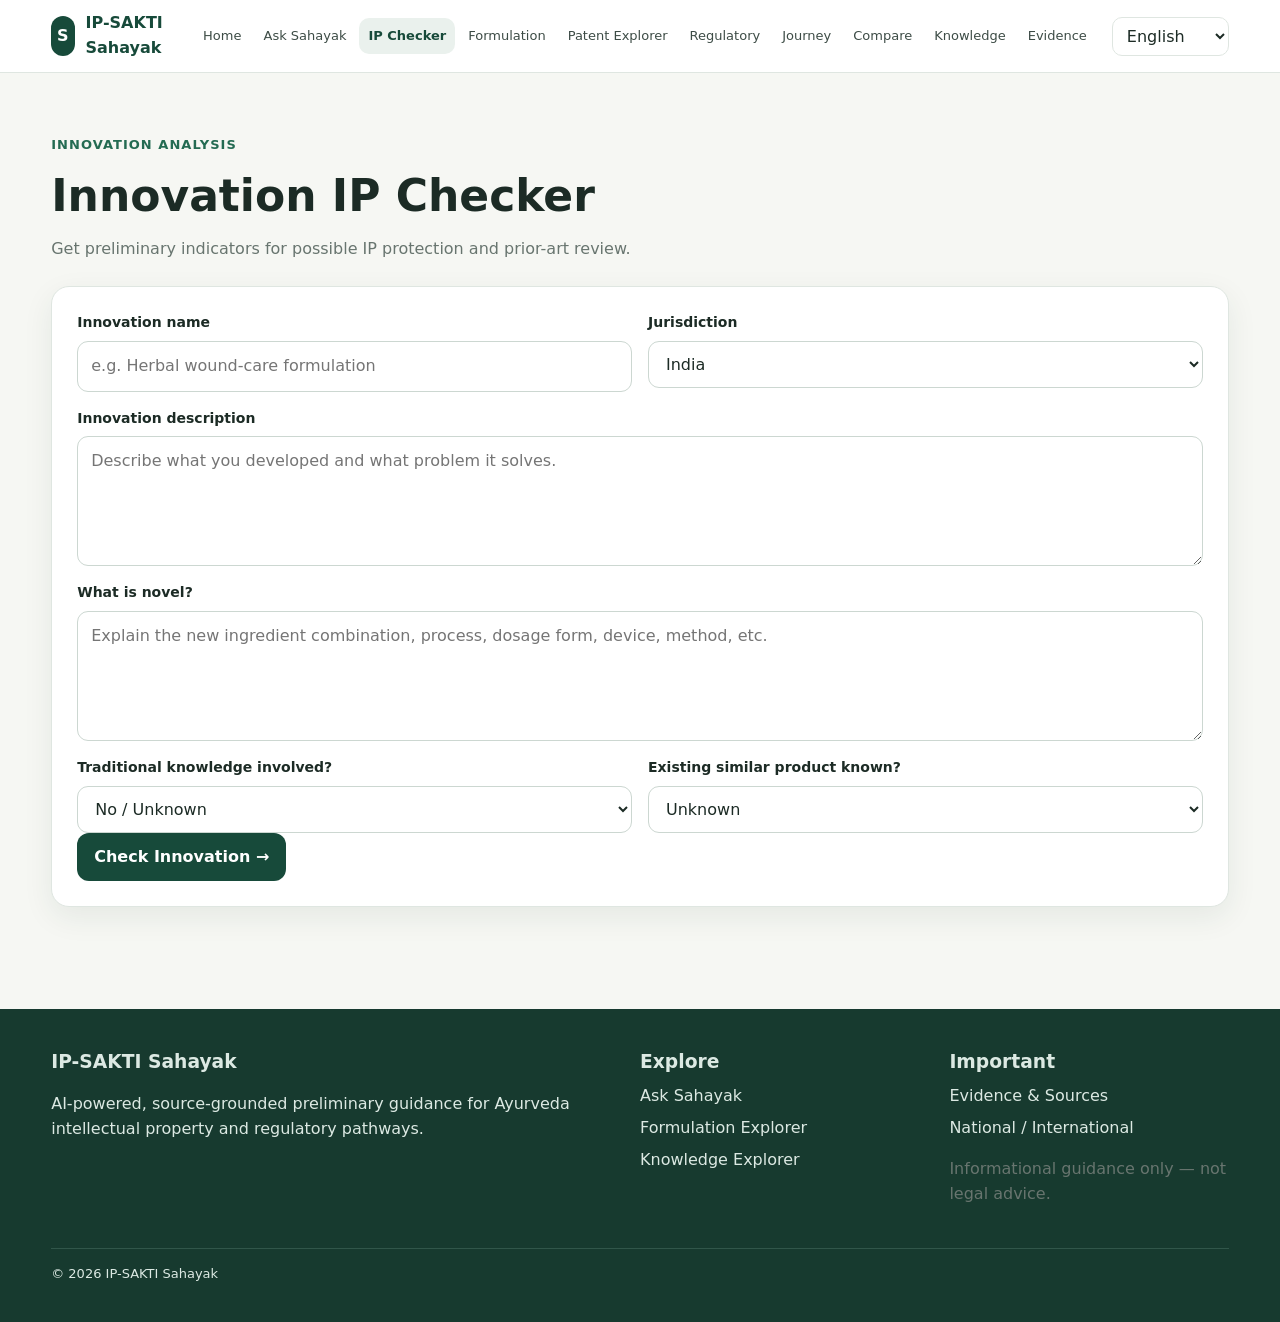
<file: ip-checker.html>
<!DOCTYPE html>
<html lang="en">
 <head>
  <meta charset="utf-8"/>
  <meta content="width=device-width,initial-scale=1" name="viewport"/>
  <title>
   Innovation IP Checker | IP-SAKTI Sahayak
  </title>
  <meta content="IP-SAKTI Sahayak — source-grounded AI guidance for Ayurveda IP and regulatory pathways." name="description"/>
  <link href="css/style.css" rel="stylesheet"/>
 </head>
 <body>
  <header class="navbar">
   <div class="container nav-inner">
    <a class="brand" href="index.html">
     <span class="brand-mark">
      S
     </span>
     <span>
      IP-SAKTI Sahayak
     </span>
    </a>
    <button class="mobile-toggle">
     ☰
    </button>
    <nav class="nav-links">
     <a class="" href="index.html">
      Home
     </a>
     <a class="" href="ask-sahayak.html">
      Ask Sahayak
     </a>
     <a class="active" href="ip-checker.html">
      IP Checker
     </a>
     <a class="" href="formulation.html">
      Formulation
     </a>
     <a class="" href="patent-explorer.html">
      Patent Explorer
     </a>
     <a class="" href="regulatory-navigator.html">
      Regulatory
     </a>
     <a class="" href="regulatory-journey.html">
      Journey
     </a>
     <a class="" href="comparison.html">
      Compare
     </a>
     <a class="" href="knowledge-explorer.html">
      Knowledge
     </a>
     <a class="" href="evidence.html">
      Evidence
     </a>
    </nav>
    <select aria-label="Language" class="lang-select" id="language">
     <option>
      English
     </option>
     <option>
      हिन्दी
     </option>
    </select>
   </div>
  </header>
  <main class="section">
   <div class="container">
    <div class="section-head">
     <div>
      <div class="kicker">
       Innovation analysis
      </div>
      <h1 style="font-size:44px">
       Innovation IP Checker
      </h1>
      <p>
       Get preliminary indicators for possible IP protection and prior-art review.
      </p>
     </div>
    </div>
    <div class="card form-card">
     <div class="form-grid">
      <div class="field">
       <label>
        Innovation name
       </label>
       <input id="ipName" placeholder="e.g. Herbal wound-care formulation"/>
      </div>
      <div class="field">
       <label>
        Jurisdiction
       </label>
       <select id="ipJurisdiction">
        <option>
         India
        </option>
        <option>
         International
        </option>
       </select>
      </div>
      <div class="field full">
       <label>
        Innovation description
       </label>
       <textarea id="ipDesc" placeholder="Describe what you developed and what problem it solves."></textarea>
      </div>
      <div class="field full">
       <label>
        What is novel?
       </label>
       <textarea id="ipNovel" placeholder="Explain the new ingredient combination, process, dosage form, device, method, etc."></textarea>
      </div>
      <div class="field">
       <label>
        Traditional knowledge involved?
       </label>
       <select id="ipTK">
        <option>
         No / Unknown
        </option>
        <option>
         Yes
        </option>
       </select>
      </div>
      <div class="field">
       <label>
        Existing similar product known?
       </label>
       <select id="ipExisting">
        <option>
         Unknown
        </option>
        <option>
         Yes
        </option>
        <option>
         No
        </option>
       </select>
      </div>
     </div>
     <button class="btn" id="ipBtn">
      Check Innovation →
     </button>
     <div class="result card" id="ipResult">
     </div>
    </div>
   </div>
  </main>
  <script>
   document.addEventListener("DOMContentLoaded",()=>{
 const btn=document.getElementById("ipBtn"), result=document.getElementById("ipResult");
 btn.onclick=async()=>{
  result.classList.add("show"); result.innerHTML='<div class="loading"><span class="dot"></span> Analysing…</div>';
  try{
   const d=await apiPost("/ip-check",{name:ipName.value,description:ipDesc.value,novelty:ipNovel.value,traditional_knowledge:ipTK.value,similar_product:ipExisting.value,jurisdiction:ipJurisdiction.value});
   result.innerHTML=`<div class="result-header"><h2>Preliminary assessment</h2><span class="pill ${d.risk==="High"?"danger":d.risk==="Medium"?"warn":""}">${escapeHtml(d.risk)} attention</span></div>
   <p>${escapeHtml(d.summary)}</p><h3>Potential IP routes</h3><div class="grid grid-3">${d.routes.map(r=>`<div class="card"><h3>${escapeHtml(r.name)}</h3><p class="muted">${escapeHtml(r.reason)}</p><span class="pill">${escapeHtml(r.status)}</span></div>`).join("")}</div>
   <div style="margin-top:20px"><h3>Recommended checks</h3><ul>${d.checks.map(x=>`<li>${escapeHtml(x)}</li>`).join("")}</ul></div>${sourcesHtml(d.sources)}
   <div class="notice" style="margin-top:20px"><b>Important:</b> This is not a final patentability determination.</div>`;
  }catch(e){result.innerHTML='<div class="notice">'+escapeHtml(e.message)+'</div>';}
 };
});
  </script>
  <footer>
   <div class="container footer-grid">
    <div>
     <h3>
      IP-SAKTI Sahayak
     </h3>
     <p>
      AI-powered, source-grounded preliminary guidance for Ayurveda intellectual property and regulatory pathways.
     </p>
    </div>
    <div>
     <h3>
      Explore
     </h3>
     <a href="ask-sahayak.html">
      Ask Sahayak
     </a>
     <a href="formulation.html">
      Formulation Explorer
     </a>
     <a href="knowledge-explorer.html">
      Knowledge Explorer
     </a>
    </div>
    <div>
     <h3>
      Important
     </h3>
     <a href="evidence.html">
      Evidence &amp; Sources
     </a>
     <a href="comparison.html">
      National / International
     </a>
     <p class="muted">
      Informational guidance only — not legal advice.
     </p>
    </div>
   </div>
   <div class="container" style="margin-top:25px;border-top:1px solid #31564a;padding-top:15px;font-size:13px">
    ©
    <span id="year">
    </span>
    IP-SAKTI Sahayak
   </div>
  </footer>
  <script src="js/main.js">
  </script>
 </body>
</html>
</file>
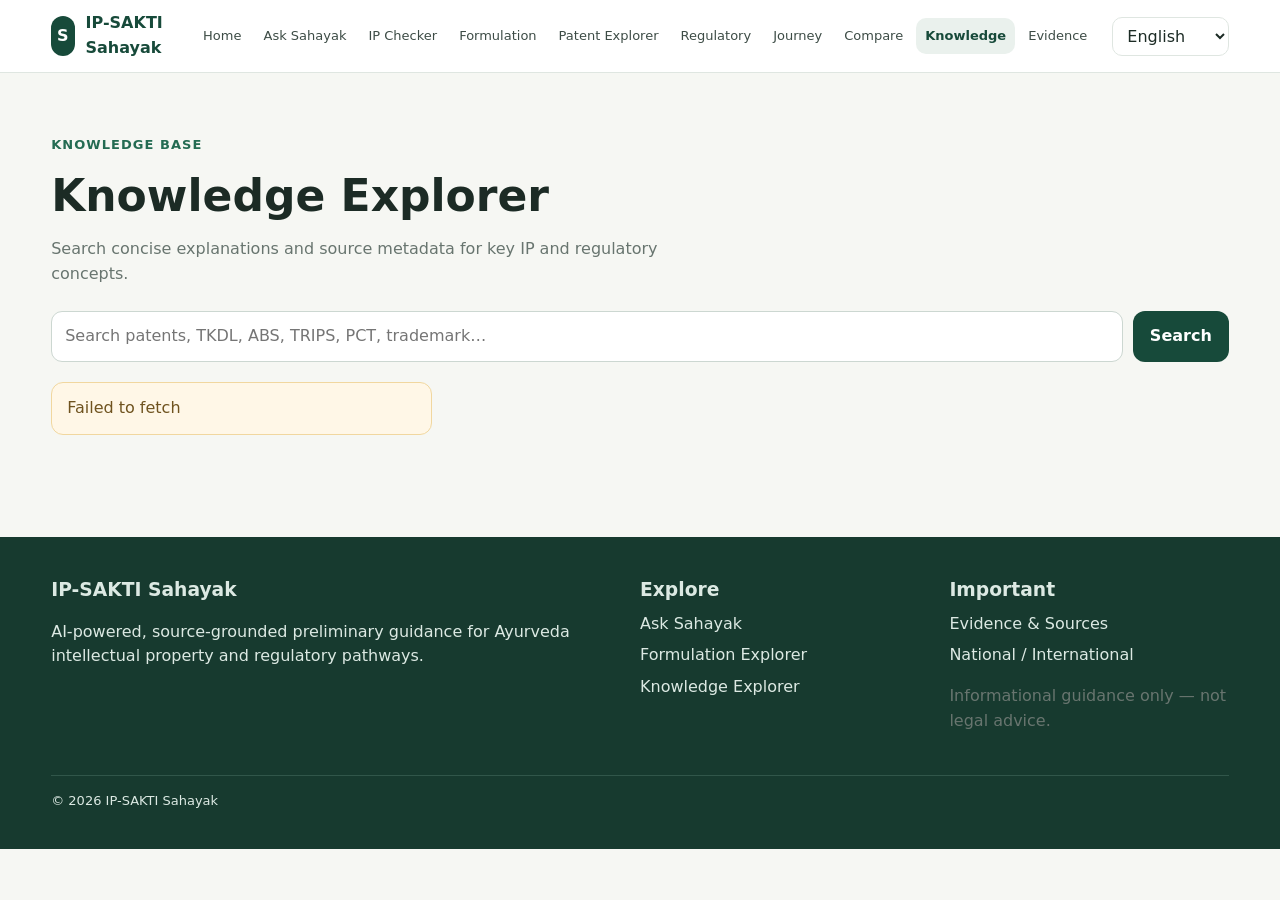
<file: knowledge-explorer.html>
<!DOCTYPE html>
<html lang="en">
 <head>
  <meta charset="utf-8"/>
  <meta content="width=device-width,initial-scale=1" name="viewport"/>
  <title>
   Knowledge Explorer | IP-SAKTI Sahayak
  </title>
  <meta content="IP-SAKTI Sahayak — source-grounded AI guidance for Ayurveda IP and regulatory pathways." name="description"/>
  <link href="css/style.css" rel="stylesheet"/>
 </head>
 <body>
  <header class="navbar">
   <div class="container nav-inner">
    <a class="brand" href="index.html">
     <span class="brand-mark">
      S
     </span>
     <span>
      IP-SAKTI Sahayak
     </span>
    </a>
    <button class="mobile-toggle">
     ☰
    </button>
    <nav class="nav-links">
     <a class="" href="index.html">
      Home
     </a>
     <a class="" href="ask-sahayak.html">
      Ask Sahayak
     </a>
     <a class="" href="ip-checker.html">
      IP Checker
     </a>
     <a class="" href="formulation.html">
      Formulation
     </a>
     <a class="" href="patent-explorer.html">
      Patent Explorer
     </a>
     <a class="" href="regulatory-navigator.html">
      Regulatory
     </a>
     <a class="" href="regulatory-journey.html">
      Journey
     </a>
     <a class="" href="comparison.html">
      Compare
     </a>
     <a class="active" href="knowledge-explorer.html">
      Knowledge
     </a>
     <a class="" href="evidence.html">
      Evidence
     </a>
    </nav>
    <select aria-label="Language" class="lang-select" id="language">
     <option>
      English
     </option>
     <option>
      हिन्दी
     </option>
    </select>
   </div>
  </header>
  <main class="section">
   <div class="container">
    <div class="section-head">
     <div>
      <div class="kicker">
       Knowledge base
      </div>
      <h1 style="font-size:44px">
       Knowledge Explorer
      </h1>
      <p>
       Search concise explanations and source metadata for key IP and regulatory concepts.
      </p>
     </div>
    </div>
    <div class="searchbar">
     <input id="kSearch" placeholder="Search patents, TKDL, ABS, TRIPS, PCT, trademark…"/>
     <button class="btn" id="kBtn">
      Search
     </button>
    </div>
    <div class="grid grid-3" id="kResults">
    </div>
   </div>
  </main>
  <script>
   async function loadKnowledge(q=""){
 const el=document.getElementById("kResults"); el.innerHTML='<div class="loading"><span class="dot"></span> Searching…</div>';
 try{
  const d=await apiGet("/knowledge"+(q?("?q="+encodeURIComponent(q)):""));
  el.innerHTML=d.items.length?d.items.map(x=>{const url=safeSourceUrl(x.url); return `<article class="card"><span class="pill">${escapeHtml(x.category)}</span><h3 style="margin-top:12px">${escapeHtml(x.title)}</h3><p class="muted">${escapeHtml(x.summary)}</p><div class="source"><strong>${escapeHtml(x.source)}</strong><small class="muted">${escapeHtml(x.version)}</small>${url?`<a class="source-link" href="${escapeHtml(url)}" target="_blank" rel="noopener noreferrer">🔗 Open real official source</a><small class="muted source-url">${escapeHtml(url)}</small>`:""}</div></article>`;}).join(""):'<div class="empty">No matching knowledge items.</div>';
 }catch(e){el.innerHTML='<div class="notice">'+escapeHtml(e.message)+'</div>';}
}
document.addEventListener("DOMContentLoaded",()=>{loadKnowledge();kBtn.onclick=()=>loadKnowledge(kSearch.value.trim());kSearch.onkeydown=e=>{if(e.key==="Enter")loadKnowledge(kSearch.value.trim())}});
  </script>
  <footer>
   <div class="container footer-grid">
    <div>
     <h3>
      IP-SAKTI Sahayak
     </h3>
     <p>
      AI-powered, source-grounded preliminary guidance for Ayurveda intellectual property and regulatory pathways.
     </p>
    </div>
    <div>
     <h3>
      Explore
     </h3>
     <a href="ask-sahayak.html">
      Ask Sahayak
     </a>
     <a href="formulation.html">
      Formulation Explorer
     </a>
     <a href="knowledge-explorer.html">
      Knowledge Explorer
     </a>
    </div>
    <div>
     <h3>
      Important
     </h3>
     <a href="evidence.html">
      Evidence &amp; Sources
     </a>
     <a href="comparison.html">
      National / International
     </a>
     <p class="muted">
      Informational guidance only — not legal advice.
     </p>
    </div>
   </div>
   <div class="container" style="margin-top:25px;border-top:1px solid #31564a;padding-top:15px;font-size:13px">
    ©
    <span id="year">
    </span>
    IP-SAKTI Sahayak
   </div>
  </footer>
  <script src="js/main.js">
  </script>
 </body>
</html>
</file>
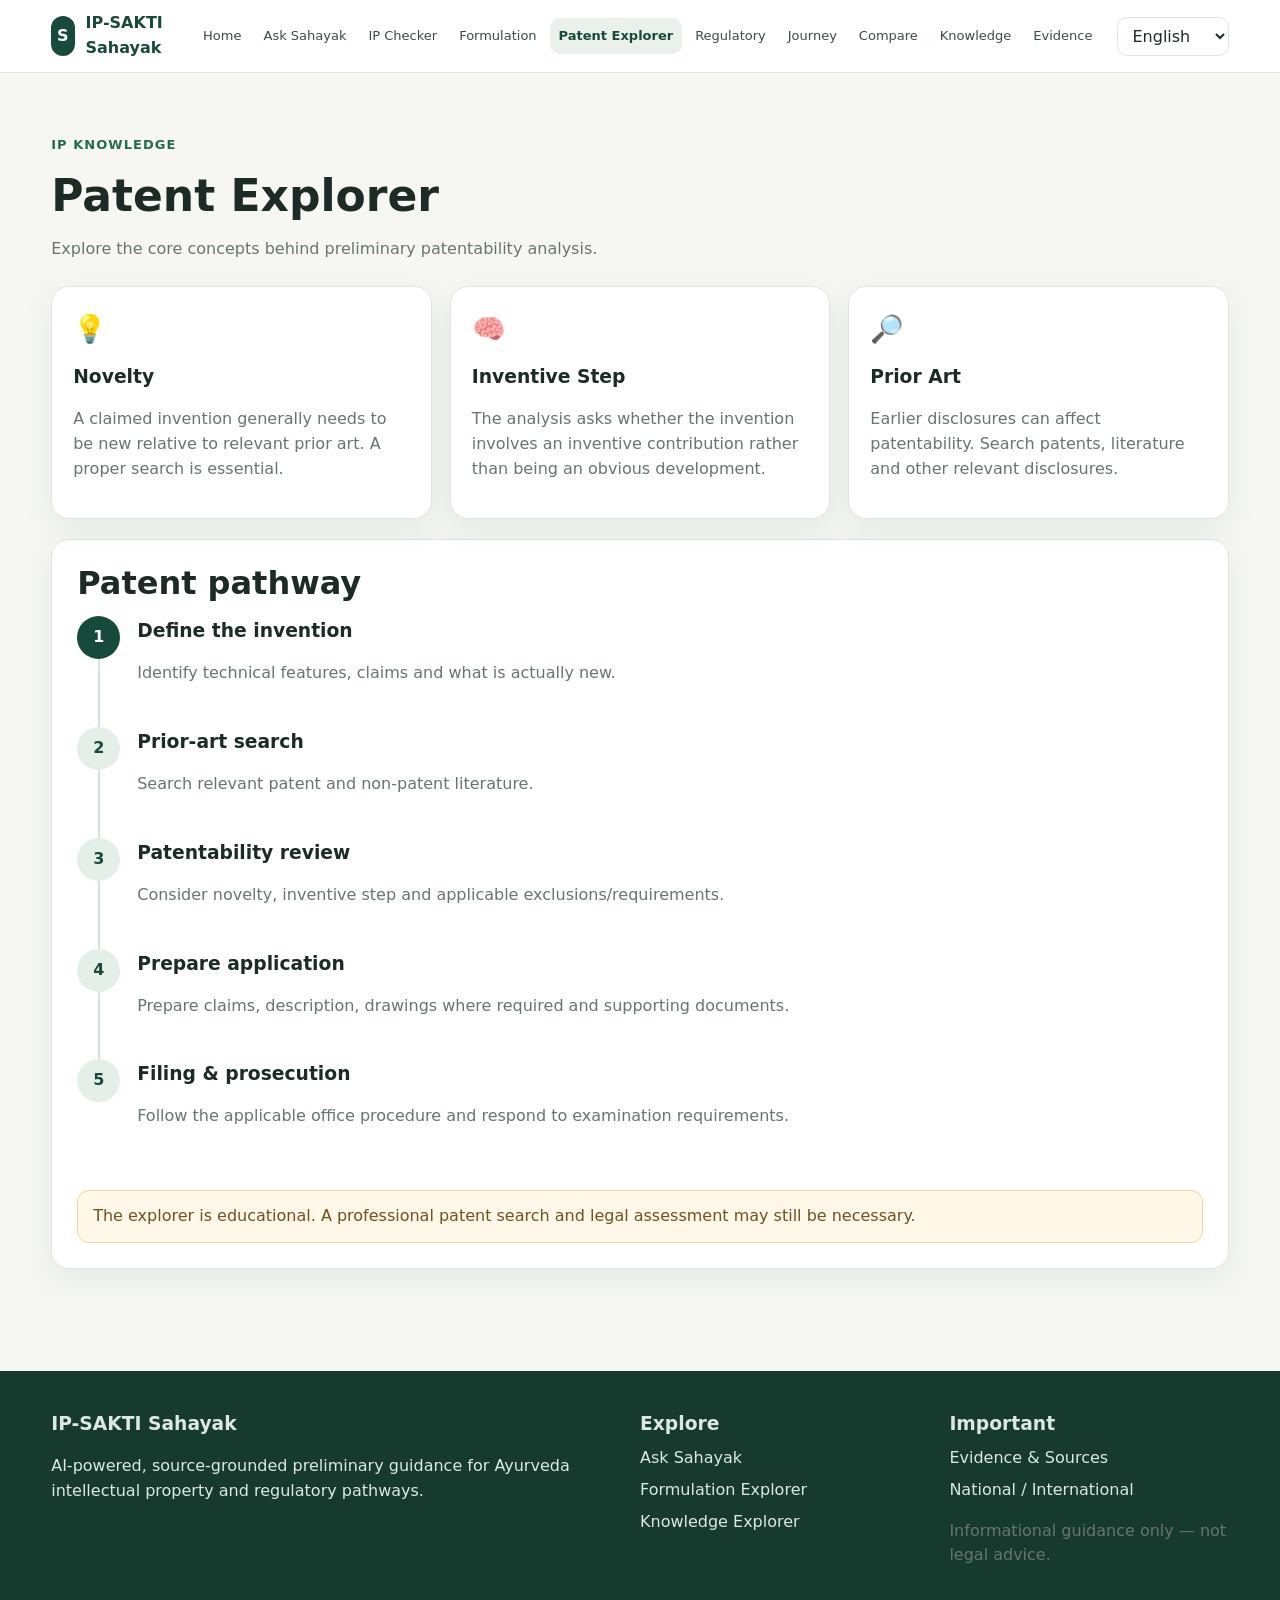
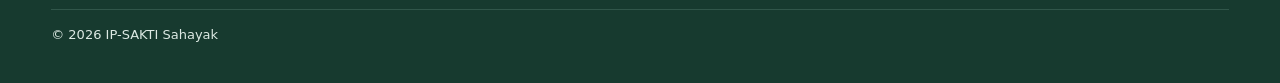
<file: patent-explorer.html>
<!DOCTYPE html>
<html lang="en">
 <head>
  <meta charset="utf-8"/>
  <meta content="width=device-width,initial-scale=1" name="viewport"/>
  <title>
   Patent Explorer | IP-SAKTI Sahayak
  </title>
  <meta content="IP-SAKTI Sahayak — source-grounded AI guidance for Ayurveda IP and regulatory pathways." name="description"/>
  <link href="css/style.css" rel="stylesheet"/>
 </head>
 <body>
  <header class="navbar">
   <div class="container nav-inner">
    <a class="brand" href="index.html">
     <span class="brand-mark">
      S
     </span>
     <span>
      IP-SAKTI Sahayak
     </span>
    </a>
    <button class="mobile-toggle">
     ☰
    </button>
    <nav class="nav-links">
     <a class="" href="index.html">
      Home
     </a>
     <a class="" href="ask-sahayak.html">
      Ask Sahayak
     </a>
     <a class="" href="ip-checker.html">
      IP Checker
     </a>
     <a class="" href="formulation.html">
      Formulation
     </a>
     <a class="active" href="patent-explorer.html">
      Patent Explorer
     </a>
     <a class="" href="regulatory-navigator.html">
      Regulatory
     </a>
     <a class="" href="regulatory-journey.html">
      Journey
     </a>
     <a class="" href="comparison.html">
      Compare
     </a>
     <a class="" href="knowledge-explorer.html">
      Knowledge
     </a>
     <a class="" href="evidence.html">
      Evidence
     </a>
    </nav>
    <select aria-label="Language" class="lang-select" id="language">
     <option>
      English
     </option>
     <option>
      हिन्दी
     </option>
    </select>
   </div>
  </header>
  <main class="section">
   <div class="container">
    <div class="section-head">
     <div>
      <div class="kicker">
       IP knowledge
      </div>
      <h1 style="font-size:44px">
       Patent Explorer
      </h1>
      <p>
       Explore the core concepts behind preliminary patentability analysis.
      </p>
     </div>
    </div>
    <div class="grid grid-3">
     <div class="card">
      <div class="icon">
       💡
      </div>
      <h3>
       Novelty
      </h3>
      <p class="muted">
       A claimed invention generally needs to be new relative to relevant prior art. A proper search is essential.
      </p>
     </div>
     <div class="card">
      <div class="icon">
       🧠
      </div>
      <h3>
       Inventive Step
      </h3>
      <p class="muted">
       The analysis asks whether the invention involves an inventive contribution rather than being an obvious development.
      </p>
     </div>
     <div class="card">
      <div class="icon">
       🔎
      </div>
      <h3>
       Prior Art
      </h3>
      <p class="muted">
       Earlier disclosures can affect patentability. Search patents, literature and other relevant disclosures.
      </p>
     </div>
    </div>
    <div class="card form-card" style="margin-top:20px">
     <h2>
      Patent pathway
     </h2>
     <div class="timeline">
      <div class="step active">
       <div class="step-no">
        1
       </div>
       <div>
        <h3>
         Define the invention
        </h3>
        <p class="muted">
         Identify technical features, claims and what is actually new.
        </p>
       </div>
      </div>
      <div class="step">
       <div class="step-no">
        2
       </div>
       <div>
        <h3>
         Prior-art search
        </h3>
        <p class="muted">
         Search relevant patent and non-patent literature.
        </p>
       </div>
      </div>
      <div class="step">
       <div class="step-no">
        3
       </div>
       <div>
        <h3>
         Patentability review
        </h3>
        <p class="muted">
         Consider novelty, inventive step and applicable exclusions/requirements.
        </p>
       </div>
      </div>
      <div class="step">
       <div class="step-no">
        4
       </div>
       <div>
        <h3>
         Prepare application
        </h3>
        <p class="muted">
         Prepare claims, description, drawings where required and supporting documents.
        </p>
       </div>
      </div>
      <div class="step">
       <div class="step-no">
        5
       </div>
       <div>
        <h3>
         Filing &amp; prosecution
        </h3>
        <p class="muted">
         Follow the applicable office procedure and respond to examination requirements.
        </p>
       </div>
      </div>
     </div>
     <div class="notice" style="margin-top:20px">
      The explorer is educational. A professional patent search and legal assessment may still be necessary.
     </div>
    </div>
   </div>
  </main>
  <footer>
   <div class="container footer-grid">
    <div>
     <h3>
      IP-SAKTI Sahayak
     </h3>
     <p>
      AI-powered, source-grounded preliminary guidance for Ayurveda intellectual property and regulatory pathways.
     </p>
    </div>
    <div>
     <h3>
      Explore
     </h3>
     <a href="ask-sahayak.html">
      Ask Sahayak
     </a>
     <a href="formulation.html">
      Formulation Explorer
     </a>
     <a href="knowledge-explorer.html">
      Knowledge Explorer
     </a>
    </div>
    <div>
     <h3>
      Important
     </h3>
     <a href="evidence.html">
      Evidence &amp; Sources
     </a>
     <a href="comparison.html">
      National / International
     </a>
     <p class="muted">
      Informational guidance only — not legal advice.
     </p>
    </div>
   </div>
   <div class="container" style="margin-top:25px;border-top:1px solid #31564a;padding-top:15px;font-size:13px">
    ©
    <span id="year">
    </span>
    IP-SAKTI Sahayak
   </div>
  </footer>
  <script src="js/main.js">
  </script>
 </body>
</html>
</file>
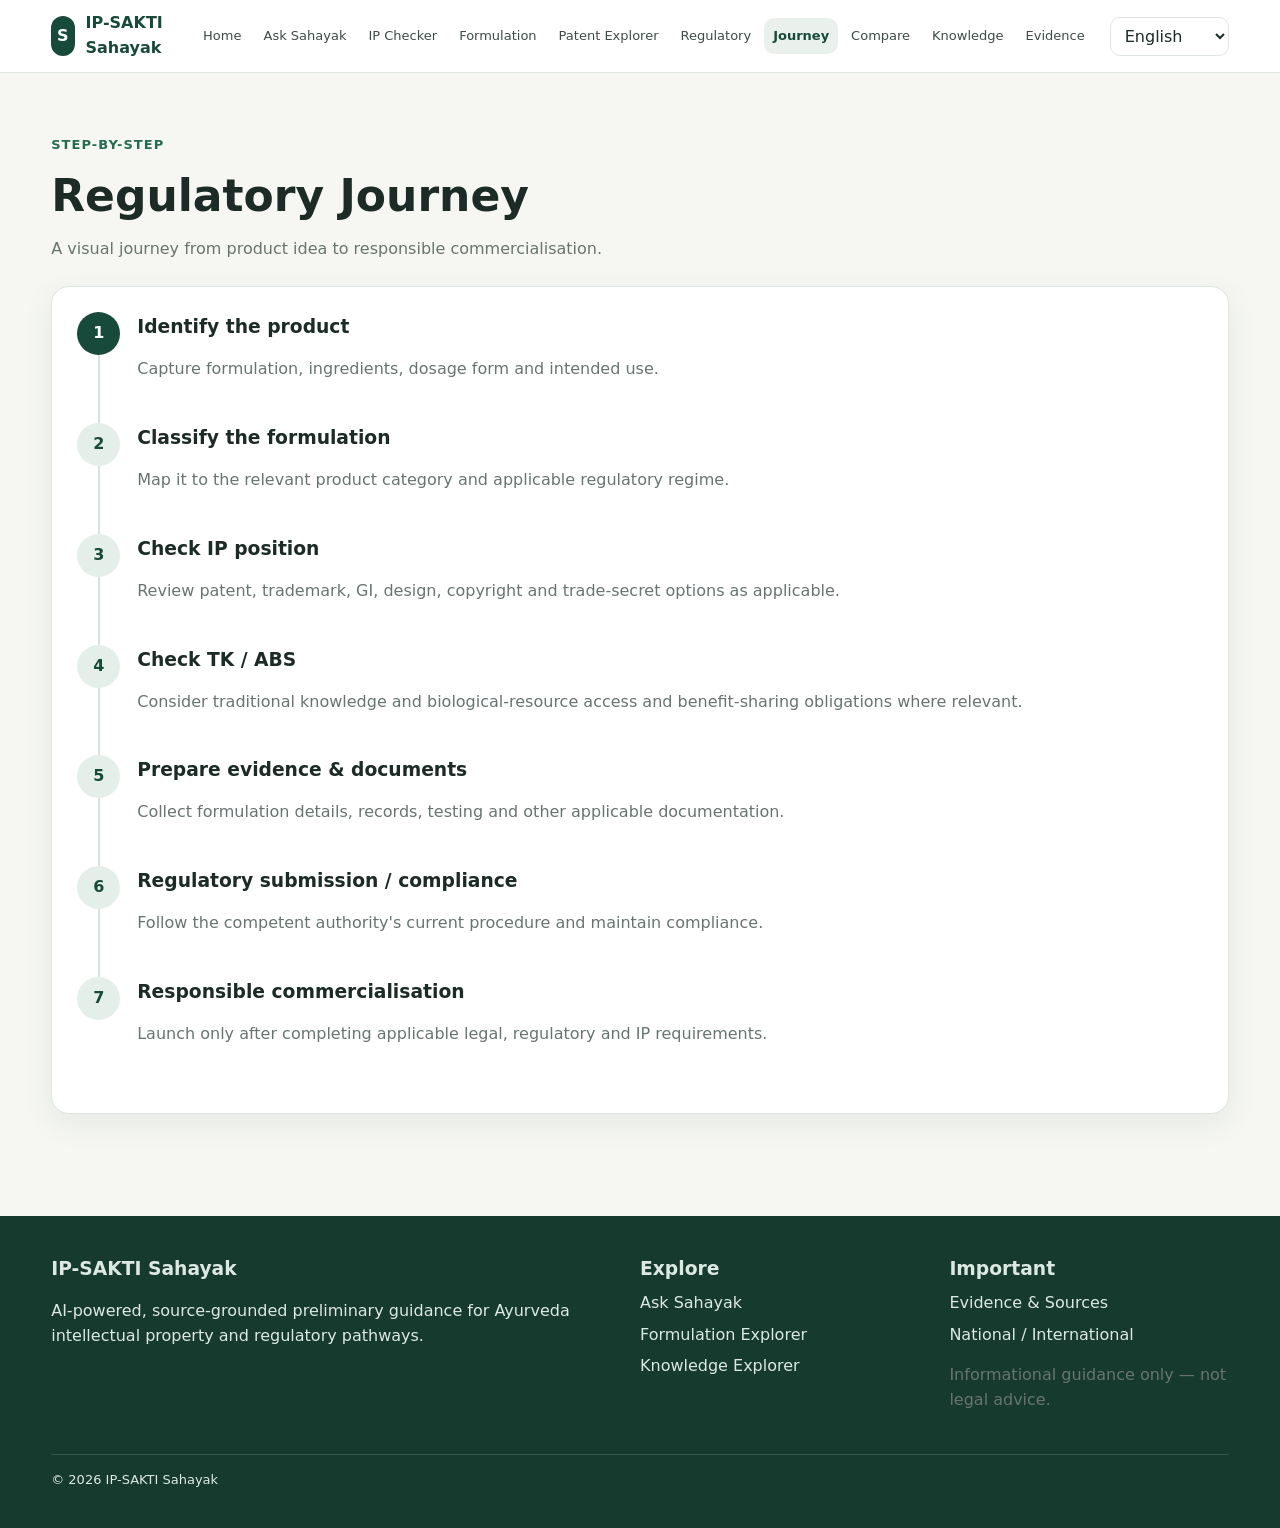
<file: regulatory-journey.html>
<!DOCTYPE html>
<html lang="en">
 <head>
  <meta charset="utf-8"/>
  <meta content="width=device-width,initial-scale=1" name="viewport"/>
  <title>
   Regulatory Journey | IP-SAKTI Sahayak
  </title>
  <meta content="IP-SAKTI Sahayak — source-grounded AI guidance for Ayurveda IP and regulatory pathways." name="description"/>
  <link href="css/style.css" rel="stylesheet"/>
 </head>
 <body>
  <header class="navbar">
   <div class="container nav-inner">
    <a class="brand" href="index.html">
     <span class="brand-mark">
      S
     </span>
     <span>
      IP-SAKTI Sahayak
     </span>
    </a>
    <button class="mobile-toggle">
     ☰
    </button>
    <nav class="nav-links">
     <a class="" href="index.html">
      Home
     </a>
     <a class="" href="ask-sahayak.html">
      Ask Sahayak
     </a>
     <a class="" href="ip-checker.html">
      IP Checker
     </a>
     <a class="" href="formulation.html">
      Formulation
     </a>
     <a class="" href="patent-explorer.html">
      Patent Explorer
     </a>
     <a class="" href="regulatory-navigator.html">
      Regulatory
     </a>
     <a class="active" href="regulatory-journey.html">
      Journey
     </a>
     <a class="" href="comparison.html">
      Compare
     </a>
     <a class="" href="knowledge-explorer.html">
      Knowledge
     </a>
     <a class="" href="evidence.html">
      Evidence
     </a>
    </nav>
    <select aria-label="Language" class="lang-select" id="language">
     <option>
      English
     </option>
     <option>
      हिन्दी
     </option>
    </select>
   </div>
  </header>
  <main class="section">
   <div class="container">
    <div class="section-head">
     <div>
      <div class="kicker">
       Step-by-step
      </div>
      <h1 style="font-size:44px">
       Regulatory Journey
      </h1>
      <p>
       A visual journey from product idea to responsible commercialisation.
      </p>
     </div>
    </div>
    <div class="card form-card">
     <div class="timeline">
      <div class="step active">
       <div class="step-no">
        1
       </div>
       <div>
        <h3>
         Identify the product
        </h3>
        <p class="muted">
         Capture formulation, ingredients, dosage form and intended use.
        </p>
       </div>
      </div>
      <div class="step">
       <div class="step-no">
        2
       </div>
       <div>
        <h3>
         Classify the formulation
        </h3>
        <p class="muted">
         Map it to the relevant product category and applicable regulatory regime.
        </p>
       </div>
      </div>
      <div class="step">
       <div class="step-no">
        3
       </div>
       <div>
        <h3>
         Check IP position
        </h3>
        <p class="muted">
         Review patent, trademark, GI, design, copyright and trade-secret options as applicable.
        </p>
       </div>
      </div>
      <div class="step">
       <div class="step-no">
        4
       </div>
       <div>
        <h3>
         Check TK / ABS
        </h3>
        <p class="muted">
         Consider traditional knowledge and biological-resource access and benefit-sharing obligations where relevant.
        </p>
       </div>
      </div>
      <div class="step">
       <div class="step-no">
        5
       </div>
       <div>
        <h3>
         Prepare evidence &amp; documents
        </h3>
        <p class="muted">
         Collect formulation details, records, testing and other applicable documentation.
        </p>
       </div>
      </div>
      <div class="step">
       <div class="step-no">
        6
       </div>
       <div>
        <h3>
         Regulatory submission / compliance
        </h3>
        <p class="muted">
         Follow the competent authority's current procedure and maintain compliance.
        </p>
       </div>
      </div>
      <div class="step">
       <div class="step-no">
        7
       </div>
       <div>
        <h3>
         Responsible commercialisation
        </h3>
        <p class="muted">
         Launch only after completing applicable legal, regulatory and IP requirements.
        </p>
       </div>
      </div>
     </div>
    </div>
   </div>
  </main>
  <footer>
   <div class="container footer-grid">
    <div>
     <h3>
      IP-SAKTI Sahayak
     </h3>
     <p>
      AI-powered, source-grounded preliminary guidance for Ayurveda intellectual property and regulatory pathways.
     </p>
    </div>
    <div>
     <h3>
      Explore
     </h3>
     <a href="ask-sahayak.html">
      Ask Sahayak
     </a>
     <a href="formulation.html">
      Formulation Explorer
     </a>
     <a href="knowledge-explorer.html">
      Knowledge Explorer
     </a>
    </div>
    <div>
     <h3>
      Important
     </h3>
     <a href="evidence.html">
      Evidence &amp; Sources
     </a>
     <a href="comparison.html">
      National / International
     </a>
     <p class="muted">
      Informational guidance only — not legal advice.
     </p>
    </div>
   </div>
   <div class="container" style="margin-top:25px;border-top:1px solid #31564a;padding-top:15px;font-size:13px">
    ©
    <span id="year">
    </span>
    IP-SAKTI Sahayak
   </div>
  </footer>
  <script src="js/main.js">
  </script>
 </body>
</html>
</file>
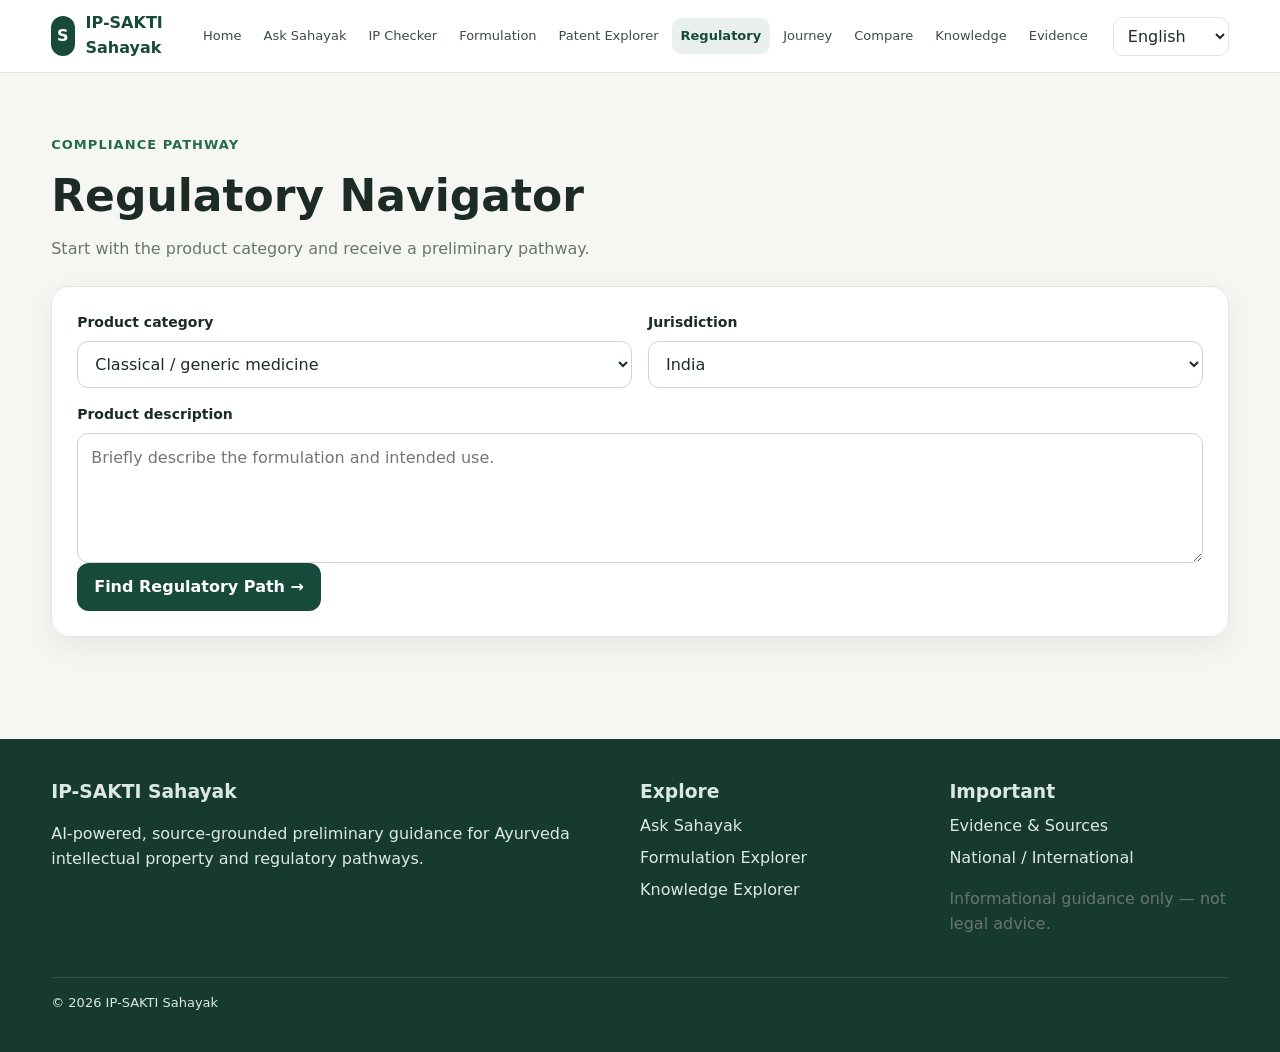
<file: regulatory-navigator.html>
<!DOCTYPE html>
<html lang="en">
 <head>
  <meta charset="utf-8"/>
  <meta content="width=device-width,initial-scale=1" name="viewport"/>
  <title>
   Regulatory Navigator | IP-SAKTI Sahayak
  </title>
  <meta content="IP-SAKTI Sahayak — source-grounded AI guidance for Ayurveda IP and regulatory pathways." name="description"/>
  <link href="css/style.css" rel="stylesheet"/>
 </head>
 <body>
  <header class="navbar">
   <div class="container nav-inner">
    <a class="brand" href="index.html">
     <span class="brand-mark">
      S
     </span>
     <span>
      IP-SAKTI Sahayak
     </span>
    </a>
    <button class="mobile-toggle">
     ☰
    </button>
    <nav class="nav-links">
     <a class="" href="index.html">
      Home
     </a>
     <a class="" href="ask-sahayak.html">
      Ask Sahayak
     </a>
     <a class="" href="ip-checker.html">
      IP Checker
     </a>
     <a class="" href="formulation.html">
      Formulation
     </a>
     <a class="" href="patent-explorer.html">
      Patent Explorer
     </a>
     <a class="active" href="regulatory-navigator.html">
      Regulatory
     </a>
     <a class="" href="regulatory-journey.html">
      Journey
     </a>
     <a class="" href="comparison.html">
      Compare
     </a>
     <a class="" href="knowledge-explorer.html">
      Knowledge
     </a>
     <a class="" href="evidence.html">
      Evidence
     </a>
    </nav>
    <select aria-label="Language" class="lang-select" id="language">
     <option>
      English
     </option>
     <option>
      हिन्दी
     </option>
    </select>
   </div>
  </header>
  <main class="section">
   <div class="container">
    <div class="section-head">
     <div>
      <div class="kicker">
       Compliance pathway
      </div>
      <h1 style="font-size:44px">
       Regulatory Navigator
      </h1>
      <p>
       Start with the product category and receive a preliminary pathway.
      </p>
     </div>
    </div>
    <div class="card form-card">
     <div class="form-grid">
      <div class="field">
       <label>
        Product category
       </label>
       <select id="rCategory">
        <option>
         Classical / generic medicine
        </option>
        <option>
         Proprietary medicine
        </option>
        <option>
         New / non-classical drug
        </option>
        <option>
         Phytopharmaceutical
        </option>
        <option>
         Ayurveda-Aahar / nutraceutical
        </option>
        <option>
         Cosmetic
        </option>
       </select>
      </div>
      <div class="field">
       <label>
        Jurisdiction
       </label>
       <select id="rJurisdiction">
        <option>
         India
        </option>
        <option>
         International
        </option>
       </select>
      </div>
      <div class="field full">
       <label>
        Product description
       </label>
       <textarea id="rDesc" placeholder="Briefly describe the formulation and intended use."></textarea>
      </div>
     </div>
     <button class="btn" id="rBtn">
      Find Regulatory Path →
     </button>
     <div class="result card" id="rResult">
     </div>
    </div>
   </div>
  </main>
  <script>
   document.addEventListener("DOMContentLoaded",()=>{
 rBtn.onclick=async()=>{
  rResult.classList.add("show");rResult.innerHTML='<div class="loading"><span class="dot"></span> Building pathway…</div>';
  try{
   const d=await apiPost("/regulatory",{category:rCategory.value,jurisdiction:rJurisdiction.value,description:rDesc.value});
   rResult.innerHTML=`<div class="result-header"><h2>${escapeHtml(d.title)}</h2><span class="pill">${escapeHtml(d.jurisdiction)}</span></div>
   <p>${escapeHtml(d.summary)}</p><div class="timeline">${d.steps.map((s,i)=>`<div class="step ${i===0?"active":""}"><div class="step-no">${i+1}</div><div><h3>${escapeHtml(s.title)}</h3><p class="muted">${escapeHtml(s.detail)}</p></div></div>`).join("")}</div>
   ${sourcesHtml(d.sources)}<div class="notice" style="margin-top:20px">${escapeHtml(d.disclaimer)}</div>`;
  }catch(e){rResult.innerHTML='<div class="notice">'+escapeHtml(e.message)+'</div>';}
 };
});
  </script>
  <footer>
   <div class="container footer-grid">
    <div>
     <h3>
      IP-SAKTI Sahayak
     </h3>
     <p>
      AI-powered, source-grounded preliminary guidance for Ayurveda intellectual property and regulatory pathways.
     </p>
    </div>
    <div>
     <h3>
      Explore
     </h3>
     <a href="ask-sahayak.html">
      Ask Sahayak
     </a>
     <a href="formulation.html">
      Formulation Explorer
     </a>
     <a href="knowledge-explorer.html">
      Knowledge Explorer
     </a>
    </div>
    <div>
     <h3>
      Important
     </h3>
     <a href="evidence.html">
      Evidence &amp; Sources
     </a>
     <a href="comparison.html">
      National / International
     </a>
     <p class="muted">
      Informational guidance only — not legal advice.
     </p>
    </div>
   </div>
   <div class="container" style="margin-top:25px;border-top:1px solid #31564a;padding-top:15px;font-size:13px">
    ©
    <span id="year">
    </span>
    IP-SAKTI Sahayak
   </div>
  </footer>
  <script src="js/main.js">
  </script>
 </body>
</html>
</file>
<file: css/style.css>
:root{
  --primary:#174a3a;
  --primary-2:#246b52;
  --accent:#d99b42;
  --bg:#f6f7f3;
  --card:#ffffff;
  --text:#1c2b25;
  --muted:#68756f;
  --border:#dfe6e1;
  --danger:#a94a45;
  --shadow:0 10px 30px rgba(22,58,45,.08);
  --radius:18px;
}

*{box-sizing:border-box}

html{scroll-behavior:smooth}

body{
  margin:0;font-family:Inter,system-ui,-apple-system,Segoe UI,Roboto,Arial,sans-serif;
  background:var(--bg);color:var(--text);line-height:1.55
}

a{text-decoration:none;color:inherit}

button,input,textarea,select{font:inherit}

button{cursor:pointer}

.container{width:min(1180px,92%);margin:auto}

.navbar{
  position:sticky;top:0;z-index:50;background:rgba(255,255,255,.94);
  backdrop-filter:blur(12px);border-bottom:1px solid var(--border)
}

.nav-inner{
  min-height:72px;display:flex;align-items:center;justify-content:space-between;gap:16px;
  position:relative
}

.brand{display:flex;align-items:center;gap:11px;font-weight:800;color:var(--primary)}

.brand-mark{
  width:40px;height:40px;border-radius:12px;background:var(--primary);color:#fff;
  display:grid;place-items:center;font-weight:900
}

.nav-links{display:flex;align-items:center;gap:4px;flex-wrap:nowrap;white-space:nowrap}

.nav-links a{padding:8px 9px;border-radius:10px;font-size:13px;color:#3d4c46;white-space:nowrap}

.nav-links a:hover,.nav-links a.active{background:#eaf1ed;color:var(--primary);font-weight:700}

.lang-select{border:1px solid var(--border);background:#fff;border-radius:10px;padding:8px 10px}

.hero{padding:76px 0 55px;background:linear-gradient(135deg,#edf5f0,#fbfaf5)}

.hero-grid{display:grid;grid-template-columns:1.25fr .75fr;gap:42px;align-items:center}

.badge{display:inline-flex;padding:7px 11px;border-radius:999px;background:#e2eee8;color:var(--primary);font-size:13px;font-weight:800}

h1{font-size:clamp(38px,5vw,64px);line-height:1.05;margin:18px 0}

h2{font-size:32px;line-height:1.15;margin:0 0 14px}

h3{margin:0 0 8px}

.lead{font-size:18px;color:#52625b;max-width:720px}

.hero-actions{display:flex;gap:12px;flex-wrap:wrap;margin-top:25px}

.btn{
  border:0;border-radius:12px;padding:12px 17px;font-weight:750;
  background:var(--primary);color:#fff;display:inline-flex;align-items:center;justify-content:center;gap:8px
}

.btn:hover{filter:brightness(.95)}

.btn.secondary{background:#fff;color:var(--primary);border:1px solid var(--border)}

.btn.accent{background:var(--accent);color:#fff}

.btn.small{padding:9px 12px;font-size:13px}

.hero-card,.card{
  background:var(--card);border:1px solid var(--border);border-radius:var(--radius);box-shadow:var(--shadow)
}

.hero-card{padding:25px}

.hero-card .mini-row{display:flex;justify-content:space-between;padding:13px 0;border-bottom:1px solid var(--border)}

.hero-card .mini-row:last-child{border-bottom:0}

.section{padding:62px 0}

.section-head{display:flex;justify-content:space-between;align-items:end;gap:20px;margin-bottom:24px}

.section-head p{color:var(--muted);margin:0;max-width:680px}

.grid{display:grid;gap:18px}

.grid-3{grid-template-columns:repeat(3,1fr)}

.grid-4{grid-template-columns:repeat(4,1fr)}

.card{padding:21px}

.module-card{transition:.2s transform,.2s box-shadow}

.module-card:hover{transform:translateY(-3px);box-shadow:0 16px 35px rgba(22,58,45,.12)}

.icon{font-size:27px;margin-bottom:12px}

.muted{color:var(--muted)}

.kicker{font-size:13px;font-weight:800;text-transform:uppercase;letter-spacing:.08em;color:var(--primary-2)}

.form-card{padding:25px}

.form-grid{display:grid;grid-template-columns:repeat(2,1fr);gap:16px}

.field{display:flex;flex-direction:column;gap:7px}

.field.full{grid-column:1/-1}

label{font-weight:700;font-size:14px}

input,textarea,select{
  width:100%;padding:12px 13px;border:1px solid #ccd7d1;border-radius:11px;
  background:#fff;outline:none;color:var(--text)
}

input:focus,textarea:focus,select:focus{border-color:var(--primary-2);box-shadow:0 0 0 3px #e6f0eb}

textarea{min-height:130px;resize:vertical}

.result{margin-top:20px;display:none}

.result.show{display:block}

.result-header{display:flex;justify-content:space-between;gap:15px;align-items:center}

.pill{display:inline-flex;align-items:center;gap:5px;padding:6px 10px;border-radius:999px;background:#eaf1ed;color:var(--primary);font-size:12px;font-weight:800}

.pill.warn{background:#fff2d8;color:#8a5a13}

.pill.danger{background:#f8e5e3;color:#8c3d38}

.answer{white-space:pre-wrap}

.source{
  border:1px solid var(--border);border-radius:13px;padding:14px;margin-top:10px;background:#fbfcfa
}

.source strong{display:block;color:var(--primary)}

.timeline{display:grid;gap:0}

.step{display:grid;grid-template-columns:45px 1fr;gap:15px;position:relative;padding-bottom:25px}

.step:not(:last-child):before{content:"";position:absolute;left:21px;top:43px;bottom:0;width:2px;background:#d8e3dd}

.step-no{width:43px;height:43px;border-radius:50%;background:#e5efe9;color:var(--primary);display:grid;place-items:center;font-weight:900;z-index:1}

.step.active .step-no{background:var(--primary);color:#fff}

.compare{overflow:auto}

table{width:100%;border-collapse:collapse;min-width:650px}

th,td{text-align:left;padding:13px;border-bottom:1px solid var(--border);vertical-align:top}

th{background:#f0f4f1;color:var(--primary)}

.searchbar{display:flex;gap:10px;margin-bottom:20px}

.searchbar input{flex:1}

.notice{padding:13px 15px;border-radius:12px;background:#fff7e7;border:1px solid #f1d79f;color:#6f531f}

footer{margin-top:40px;background:#173a2f;color:#dce9e3;padding:38px 0}

.footer-grid{display:grid;grid-template-columns:2fr 1fr 1fr;gap:30px}

.footer-grid a{color:#dce9e3;display:block;margin:7px 0}

.empty{padding:30px;text-align:center;color:var(--muted)}

.loading{display:inline-flex;align-items:center;gap:8px}

.dot{width:8px;height:8px;border-radius:50%;background:currentColor;animation:pulse 1s infinite alternate}

@keyframes pulse{to{opacity:.3;transform:scale(.7)}

}

.mobile-toggle{display:none;border:1px solid var(--border);background:#fff;border-radius:9px;padding:8px}

@media(max-width:1200px){
  .hero-grid{grid-template-columns:1fr}

.grid-3,.grid-4{grid-template-columns:1fr 1fr}

.nav-links{display:none;position:absolute;left:4%;right:4%;top:calc(100% - 2px);background:#fff;padding:12px;border:1px solid var(--border);border-radius:14px;box-shadow:var(--shadow)}

.nav-links.open{display:flex;flex-direction:column;align-items:stretch}

.nav-links a{text-align:center}

.mobile-toggle{display:block}

}

@media(max-width:620px){
  .grid-3,.grid-4,.form-grid,.footer-grid{grid-template-columns:1fr}

.section{padding:45px 0}

.hero{padding:55px 0 40px}

.searchbar{flex-direction:column}

}


.source-link{display:inline-flex;margin-top:10px;padding:8px 11px;border-radius:9px;background:#e8f0eb;color:var(--primary);font-weight:800;text-decoration:none;border:1px solid #cddbd1}
.source-link:hover{text-decoration:none;transform:translateY(-1px)}
.source-url{display:block;margin-top:8px;word-break:break-word;font-size:.82rem}
</file>
